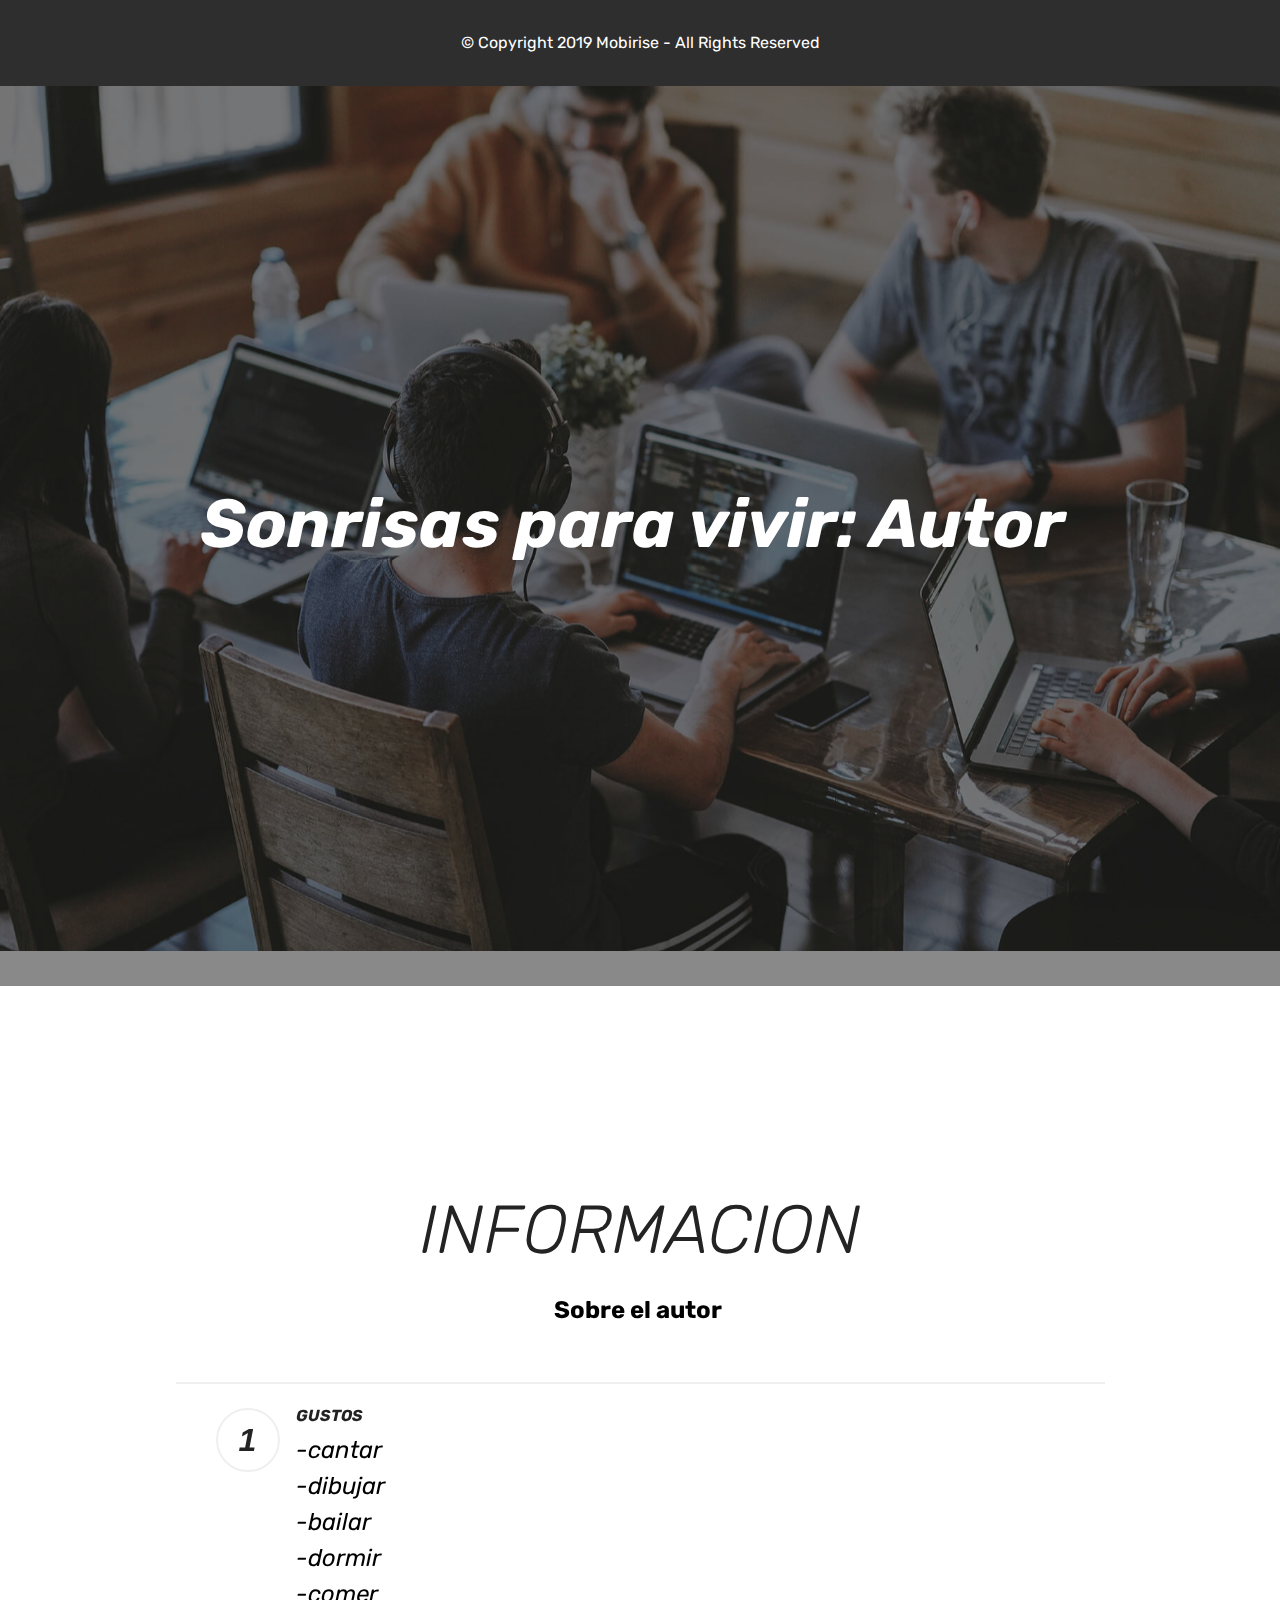
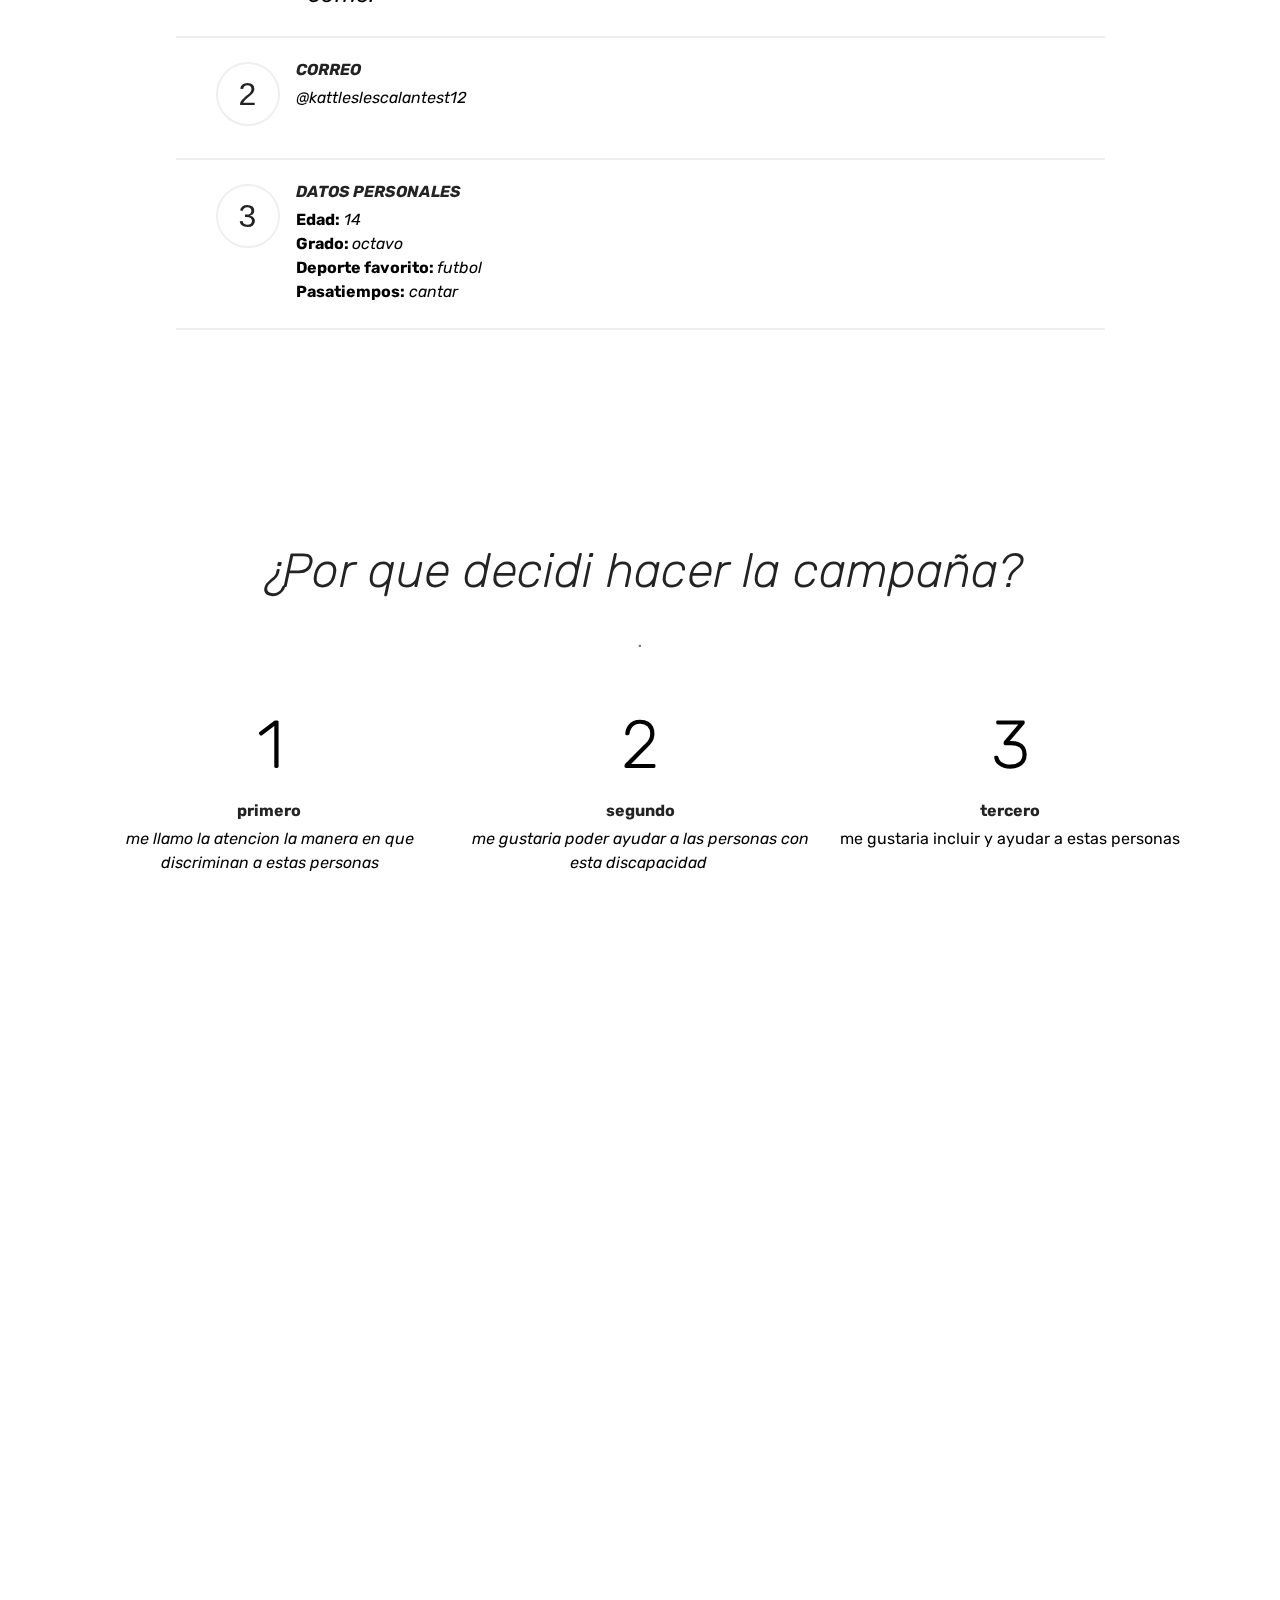
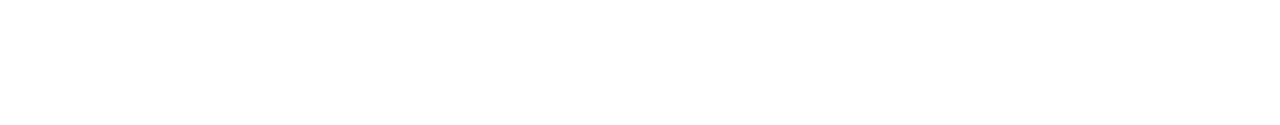
<file: autor.html>
<!DOCTYPE html>
<html >
<head>
  <!-- Site made with Mobirise Website Builder v4.9.1, https://mobirise.com -->
  <meta charset="UTF-8">
  <meta http-equiv="X-UA-Compatible" content="IE=edge">
  <meta name="generator" content="Mobirise v4.9.1, mobirise.com">
  <meta name="viewport" content="width=device-width, initial-scale=1, minimum-scale=1">
  <link rel="shortcut icon" href="assets/images/logo2.png" type="image/x-icon">
  <meta name="description" content="sobre el autor de la pagina">
  <title>autor</title>
  <link rel="stylesheet" href="assets/web/assets/mobirise-icons/mobirise-icons.css">
  <link rel="stylesheet" href="assets/tether/tether.min.css">
  <link rel="stylesheet" href="assets/bootstrap/css/bootstrap.min.css">
  <link rel="stylesheet" href="assets/bootstrap/css/bootstrap-grid.min.css">
  <link rel="stylesheet" href="assets/bootstrap/css/bootstrap-reboot.min.css">
  <link rel="stylesheet" href="assets/theme/css/style.css">
  <link rel="stylesheet" href="assets/mobirise/css/mbr-additional.css" type="text/css">
  
  
  
</head>
<body>
  <section once="" class="cid-riaQ2SMQdi" id="footer6-m">

    

    

    <div class="container">
        <div class="media-container-row align-center mbr-white">
            <div class="col-12">
                <p class="mbr-text mb-0 mbr-fonts-style display-7">
                    © Copyright 2019 Mobirise - All Rights Reserved
                </p>
            </div>
        </div>
    </div>
</section>

<section class="engine"><a href="https://mobirise.info">Mobirise</a></section><section class="cid-riPHK9Zws2 mbr-fullscreen mbr-parallax-background" id="header2-o">

    

    <div class="mbr-overlay" style="opacity: 0.5; background-color: rgb(35, 35, 35);"></div>

    <div class="container align-center">
        <div class="row justify-content-md-center">
            <div class="mbr-white col-md-10">
                <h1 class="mbr-section-title mbr-bold pb-3 mbr-fonts-style display-1"><em>Sonrisas para vivir: Autor</em>&nbsp;</h1>
                
                
                
            </div>
        </div>
    </div>
    
</section>

<section class="counters5 counters cid-riPIbPuezK" id="counters5-q">

    

    

    <div class="container pt-4 mt-2">
        <h2 class="mbr-section-title pb-3 align-center mbr-fonts-style display-1"><br><em>INFORMACION</em></h2>
        <h3 class="mbr-section-subtitle pb-5 align-center mbr-fonts-style display-5"><strong>Sobre el autor&nbsp;</strong></h3>
        <div class="row justify-content-center">
            <div class="cards-block">
                <div class="cards-container">
                    <div class="card px-3 align-left col-12">
                        <div class="panel-item p-4 d-flex">
                            <div class="card-img pr-3">
                                <h3 class="img-text d-flex align-items-center justify-content-center"><em><strong>
                                    1
                                </strong></em></h3>
                            </div>
                            <div class="card-text">
                                <h4 class="mbr-content-title mbr-bold mbr-fonts-style display-7"><em>GUSTOS&nbsp;</em></h4>
                                <p class="mbr-content-text mbr-fonts-style display-5"><em>-cantar<br>-dibujar<br>-bailar<br>-dormir<br>-comer</em></p>
                            </div>
                        </div>
                    </div>
                    <div class="card px-3 align-left col-12">
                        <div class="panel-item p-4 d-flex">
                            <div class="card-img pr-3">
                                <h3 class="img-text d-flex align-items-center justify-content-center">
                                    2
                                </h3>
                            </div>
                            <div class="card-text">
                                <h4 class="mbr-content-title mbr-bold mbr-fonts-style display-7"><em>CORREO&nbsp;</em></h4>
                                <p class="mbr-content-text mbr-fonts-style display-7"><em>@kattleslescalantest12</em></p>
                            </div>
                        </div>
                    </div>
                    <div class="card px-3 align-left col-12">
                        <div class="panel-item p-4 d-flex">
                            <div class="card-img pr-3">
                                <h3 class="img-text d-flex align-items-center justify-content-center">
                                    3
                                </h3>
                            </div>
                            <div class="card-text">
                                <h4 class="mbr-content-title mbr-bold mbr-fonts-style display-7"><em>DATOS PERSONALES</em></h4>
                                <p class="mbr-content-text mbr-fonts-style display-7"><strong>Edad:</strong> <em>14&nbsp;</em><br><strong>Grado: </strong><em>octavo</em><br><strong>Deporte favorito: </strong><em>futbol</em>&nbsp;<br><strong>Pasatiempos:</strong> <em>cantar&nbsp;</em></p>
                            </div>
                        </div>
                    </div>
                    
                </div>
            </div>
        </div>
    </div>
</section>

<section class="counters6 counters cid-riPJUVaMyn" id="counters6-r">

    

    

    <div class="container pt-4 mt-2">
        <h2 class="mbr-section-title pb-3 align-center mbr-fonts-style display-2"><em>¿Por que decidi hacer la campaña?</em></h2>
        <h3 class="mbr-section-subtitle pb-5 align-center mbr-fonts-style display-5">.</h3>
        <div>
                <div class="cards-container">
                    <div class="card col-12 col-md-6 col-lg-4 pb-md-4">
                        <div class="panel-item align-center">
                            <div class="card-img pb-3">
                                <h3 class="img-text mbr-fonts-style display-1">1</h3>
                            </div>
                            <div class="card-text">
                                <h4 class="mbr-content-title mbr-bold mbr-fonts-style display-7">primero&nbsp;</h4>
                                <p class="mbr-content-text mbr-fonts-style display-7"><em>me llamo la atencion la manera en que discriminan a estas personas</em></p>
                            </div>
                        </div>
                    </div>
                    <div class="card col-12 col-md-6 col-lg-4 pb-md-4">
                        <div class="panel-item align-center">
                            <div class="card-img pb-3">
                                <h3 class="img-text mbr-fonts-style display-1">2</h3>
                            </div>
                            <div class="card-text">
                                <h4 class="mbr-content-title mbr-bold mbr-fonts-style display-7">segundo</h4>
                                <p class="mbr-content-text mbr-fonts-style display-7"><em>me gustaria poder ayudar a las personas con esta discapacidad&nbsp;</em></p>
                            </div>
                        </div>
                    </div>
                    <div class="card col-12 col-md-6 col-lg-4 last-child">
                        <div class="panel-item align-center">
                            <div class="card-img pb-3">
                                <h3 class="img-text mbr-fonts-style display-1">3</h3>
                            </div>
                            <div class="card-text">
                                <h4 class="mbr-content-title mbr-bold mbr-fonts-style display-7">tercero</h4>
                                <p class="mbr-content-text mbr-fonts-style display-7">me gustaria incluir y ayudar a estas personas</p>
                            </div>
                        </div>
                    </div>
                    
                </div>
            </div>
    </div>
</section>

<section class="cid-rkOzXp6QKq" id="video2-1n">

    
    
    <figure class="mbr-figure align-center">
        <div class="video-block" style="width: 100%;">
            <div><iframe class="mbr-embedded-video" src="https://www.youtube.com/embed/8zrdPHEQ3d0?rel=0&amp;amp;showinfo=0&amp;autoplay=1&amp;loop=0" width="1280" height="720" frameborder="0" allowfullscreen></iframe></div>
        </div>
    </figure>
</section>


  <script src="assets/web/assets/jquery/jquery.min.js"></script>
  <script src="assets/popper/popper.min.js"></script>
  <script src="assets/tether/tether.min.js"></script>
  <script src="assets/bootstrap/js/bootstrap.min.js"></script>
  <script src="assets/smoothscroll/smooth-scroll.js"></script>
  <script src="assets/parallax/jarallax.min.js"></script>
  <script src="assets/viewportchecker/jquery.viewportchecker.js"></script>
  <script src="assets/theme/js/script.js"></script>
  
  
</body>
</html>
</file>
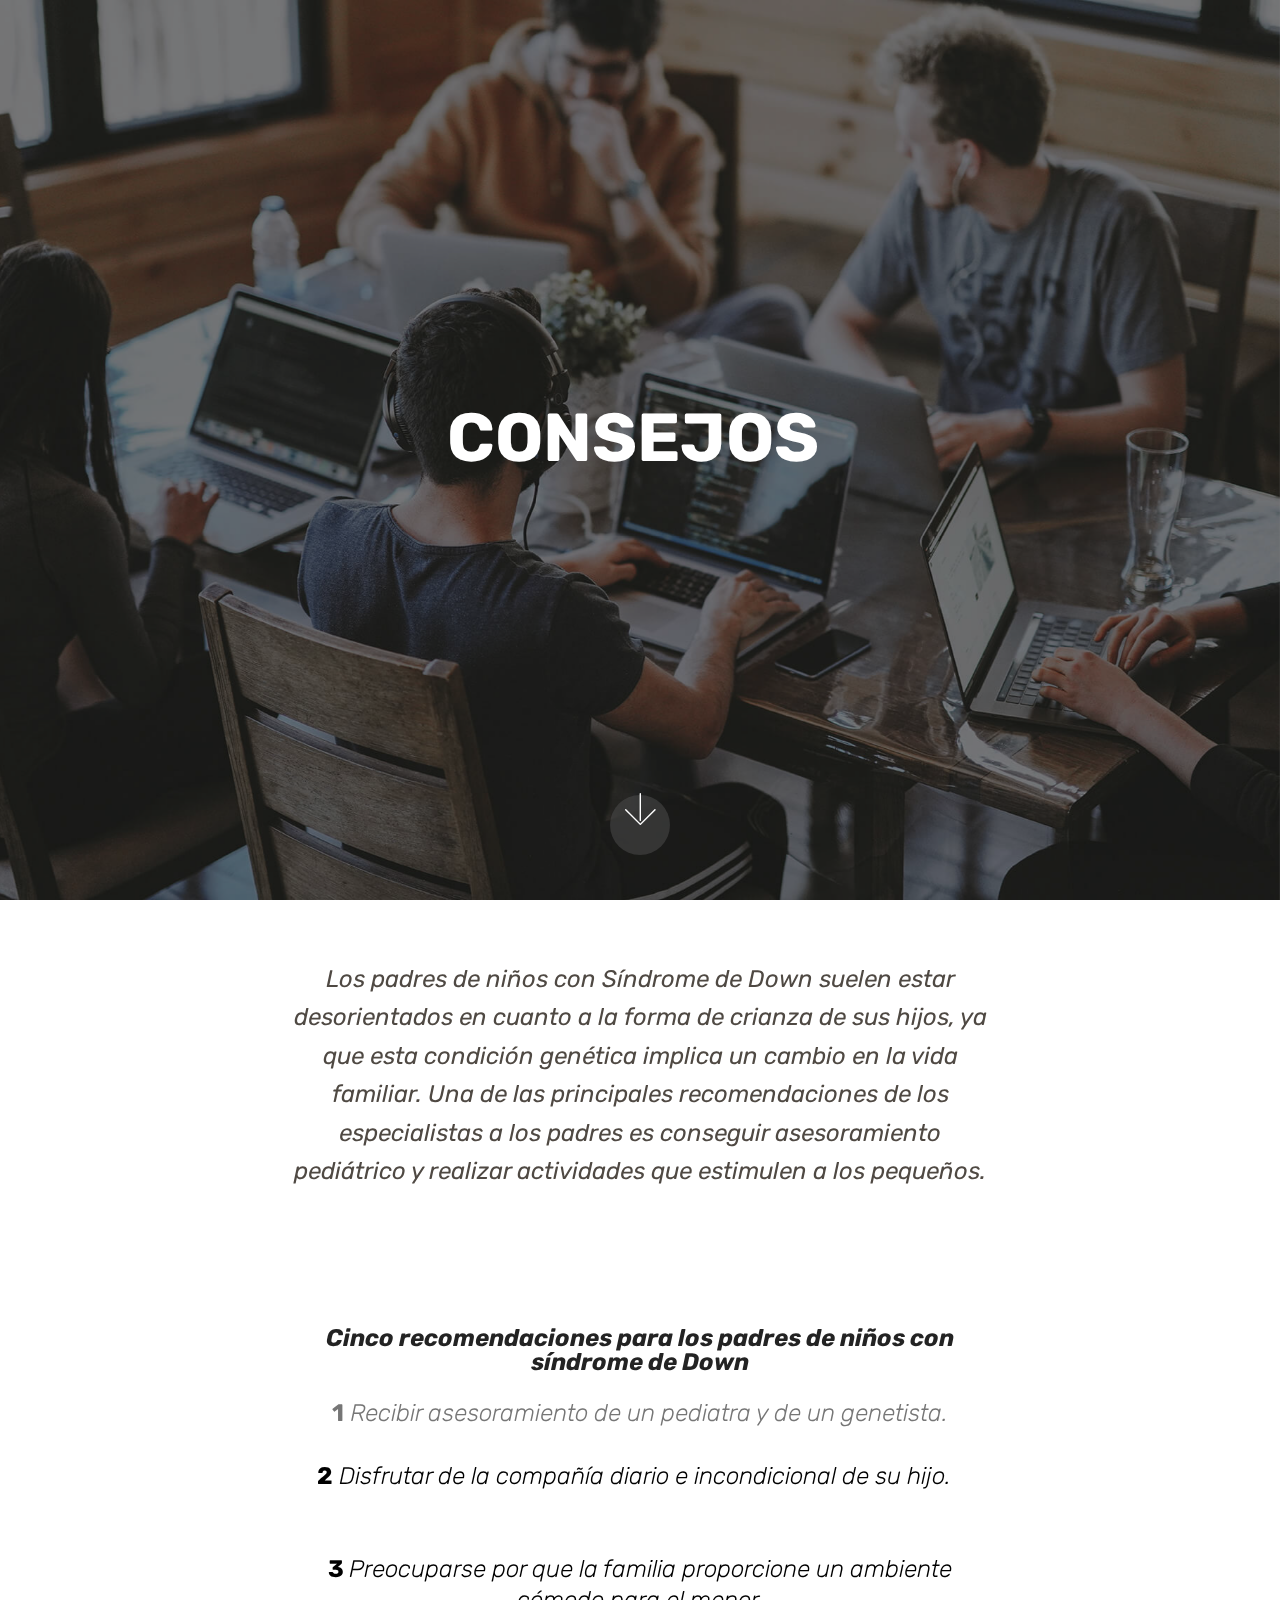
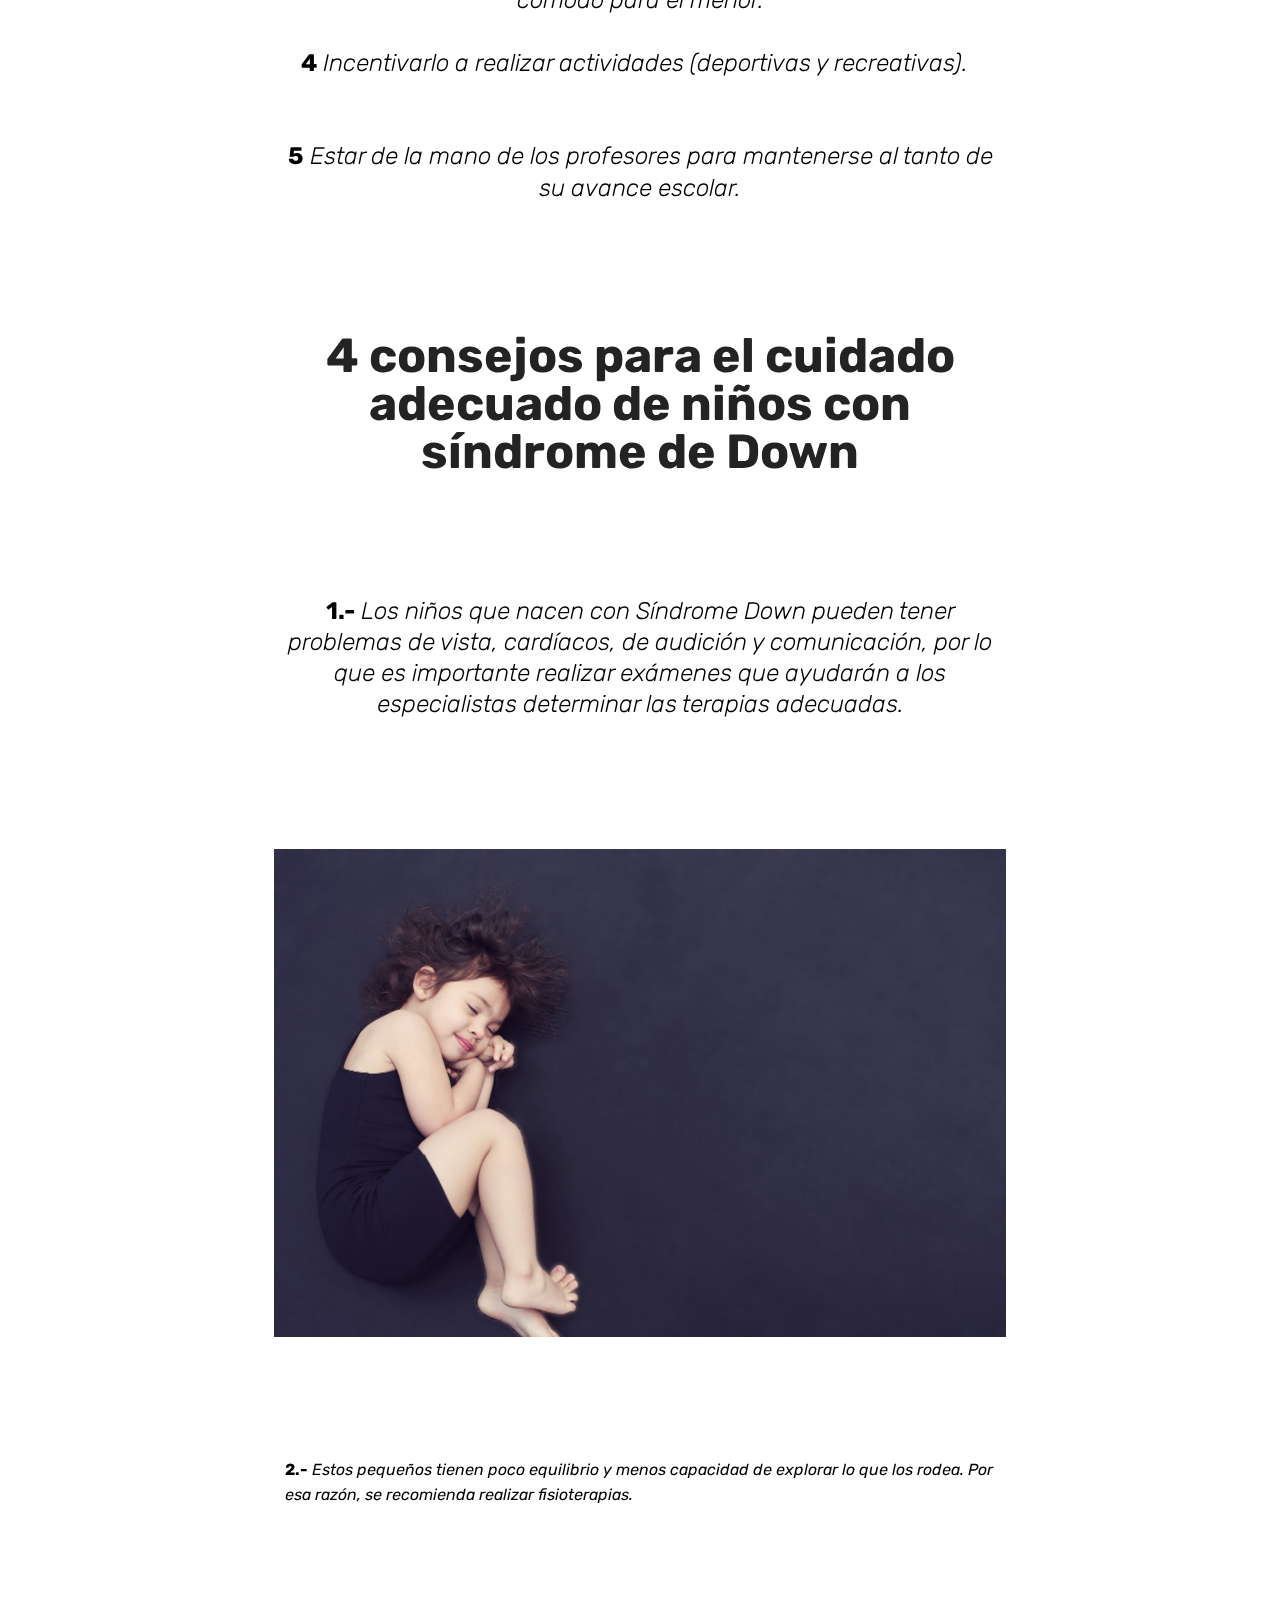
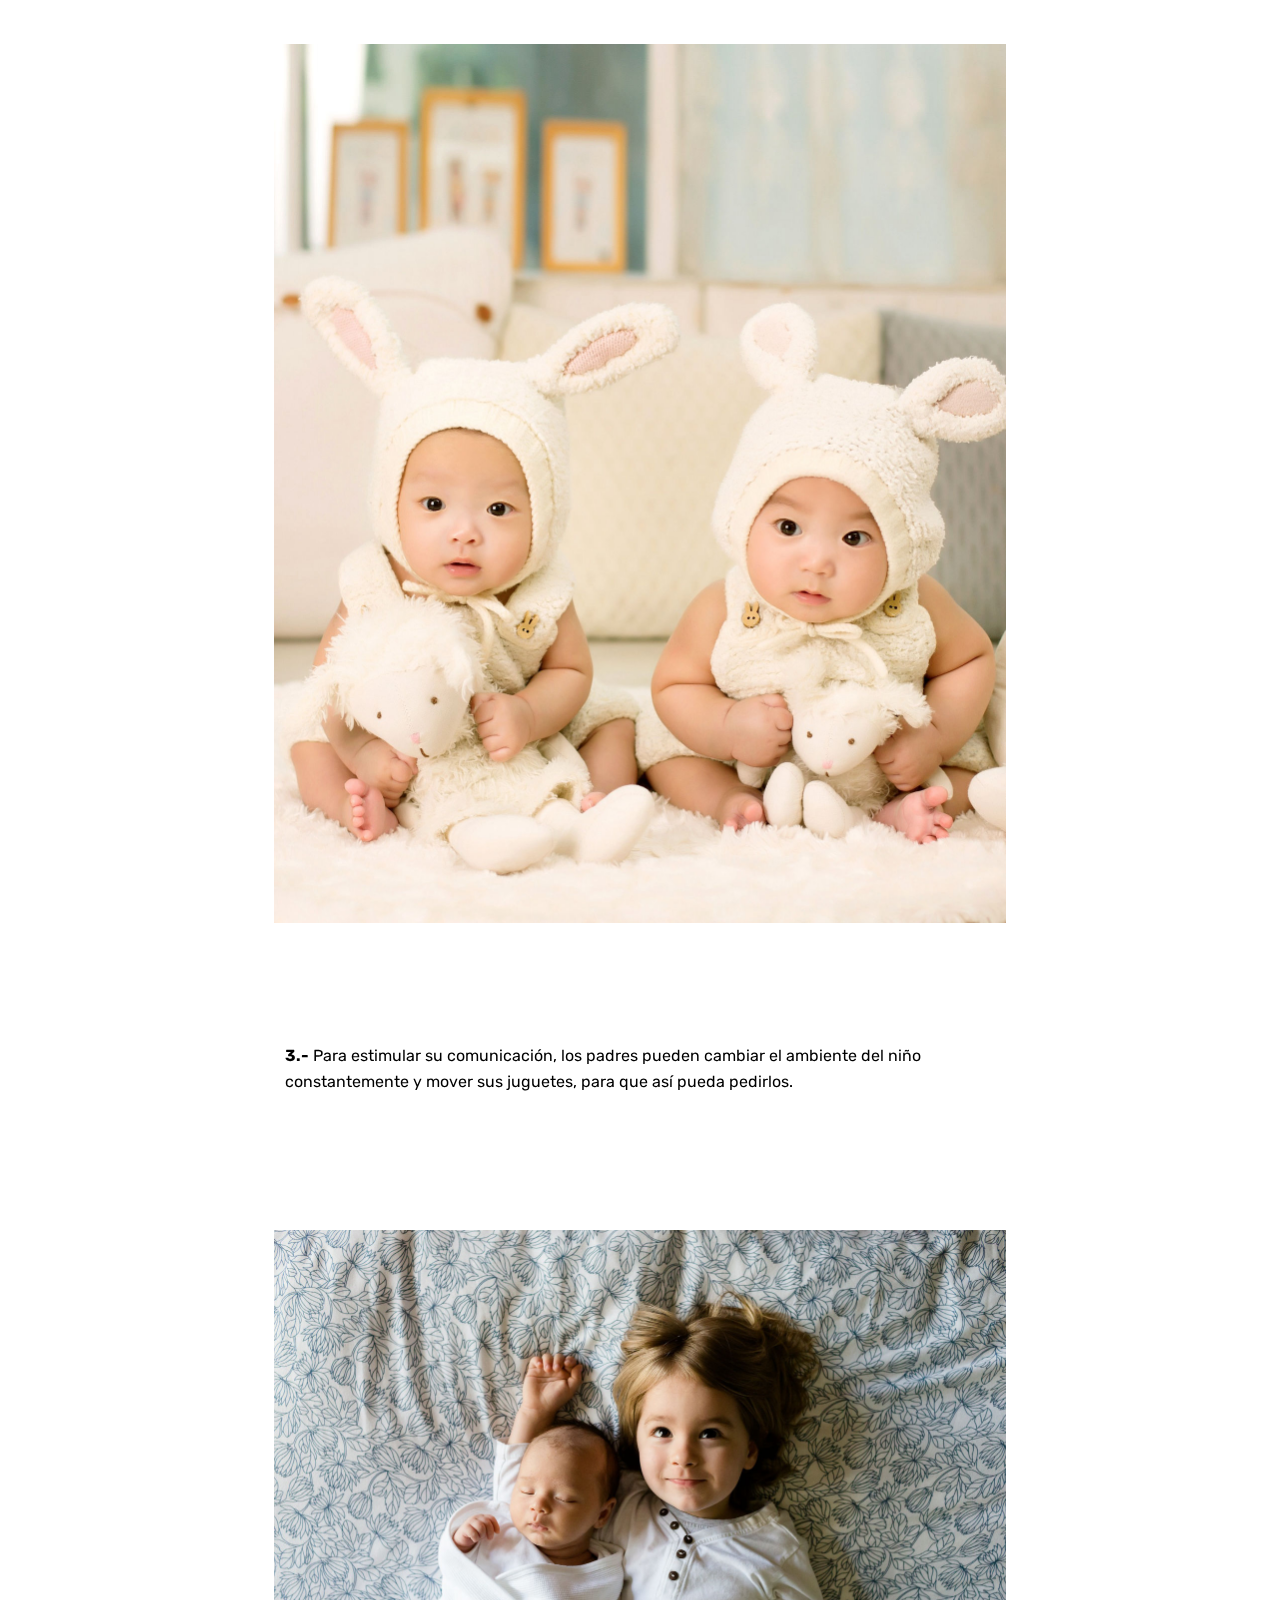
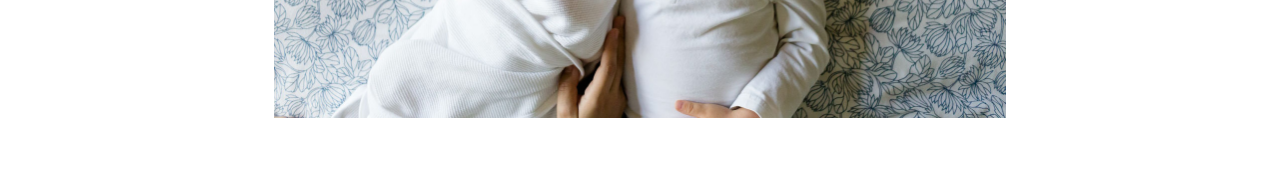
<file: page4.html>
<!DOCTYPE html>
<html >
<head>
  <!-- Site made with Mobirise Website Builder v4.9.1, https://mobirise.com -->
  <meta charset="UTF-8">
  <meta http-equiv="X-UA-Compatible" content="IE=edge">
  <meta name="generator" content="Mobirise v4.9.1, mobirise.com">
  <meta name="viewport" content="width=device-width, initial-scale=1, minimum-scale=1">
  <link rel="shortcut icon" href="assets/images/logo2.png" type="image/x-icon">
  <meta name="description" content="Site Generator Description">
  <title>consejos</title>
  <link rel="stylesheet" href="assets/web/assets/mobirise-icons/mobirise-icons.css">
  <link rel="stylesheet" href="assets/tether/tether.min.css">
  <link rel="stylesheet" href="assets/bootstrap/css/bootstrap.min.css">
  <link rel="stylesheet" href="assets/bootstrap/css/bootstrap-grid.min.css">
  <link rel="stylesheet" href="assets/bootstrap/css/bootstrap-reboot.min.css">
  <link rel="stylesheet" href="assets/theme/css/style.css">
  <link rel="stylesheet" href="assets/mobirise/css/mbr-additional.css" type="text/css">
  
  
  
</head>
<body>
  <section class="cid-rjoIqJhxwr mbr-fullscreen mbr-parallax-background" id="header2-z">

    

    <div class="mbr-overlay" style="opacity: 0.5; background-color: rgb(35, 35, 35);"></div>

    <div class="container align-center">
        <div class="row justify-content-md-center">
            <div class="mbr-white col-md-10">
                <h1 class="mbr-section-title mbr-bold pb-3 mbr-fonts-style display-1">CONSEJOS&nbsp;</h1>
                
                
                
            </div>
        </div>
    </div>
    <div class="mbr-arrow hidden-sm-down" aria-hidden="true">
        <a href="#next">
            <i class="mbri-down mbr-iconfont"></i>
        </a>
    </div>
</section>

<section class="engine"><a href="https://mobirise.info/k">develop own website</a></section><section class="mbr-section article content1 cid-rk3xOpgDZA" id="content1-10">
    
     

    <div class="container">
        <div class="media-container-row">
            <div class="mbr-text col-12 mbr-fonts-style display-5 col-md-8"><p><em>Los padres de niños con Síndrome de Down suelen estar desorientados en cuanto a la forma de crianza de sus hijos, ya que esta condición genética implica un cambio en la vida familiar. Una de las principales recomendaciones de los especialistas a los padres es conseguir asesoramiento pediátrico y realizar actividades que estimulen a los pequeños.</em></p></div>
        </div>
    </div>
</section>

<section class="mbr-section content4 cid-rk3ysq1RDA" id="content4-11">

    

    <div class="container">
        <div class="media-container-row">
            <div class="title col-12 col-md-8">
                <h2 class="align-center pb-3 mbr-fonts-style display-5"><strong><em>Cinco recomendaciones para los padres de niños con síndrome de Down</em></strong></h2>
                <h3 class="mbr-section-subtitle align-center mbr-light mbr-fonts-style display-5"><strong>1</strong><em> Recibir asesoramiento de un pediatra y de un genetista.
</em><br><em><br></em><div><strong>2</strong><em> Disfrutar de la compañía diario e incondicional de su hijo.
&nbsp;</em></div><br><div><em><br></em></div><div><strong>3 </strong><em>Preocuparse por que la familia proporcione un ambiente cómodo para el menor.</em></div><br><div><em>
</em></div><div><strong>4</strong><em> Incentivarlo a realizar actividades (deportivas y recreativas).
&nbsp;</em></div><br><div><em><br></em></div><div><strong>5</strong><em> Estar de la mano de los profesores para mantenerse al tanto de su avance escolar.</em></div></h3>
                
            </div>
        </div>
    </div>
</section>

<section class="mbr-section content4 cid-rk3zZz6PMf" id="content4-13">

    

    <div class="container">
        <div class="media-container-row">
            <div class="title col-12 col-md-8">
                <h2 class="align-center pb-3 mbr-fonts-style display-2"><strong>4 consejos para el cuidado adecuado de niños con síndrome de Down
</strong><div><strong>&nbsp;
</strong></div><div><br></div></h2>
                <h3 class="mbr-section-subtitle align-center mbr-light mbr-fonts-style display-5"><strong>1.-</strong> <em>Los niños que nacen con Síndrome Down pueden tener problemas de vista, cardíacos, de audición y comunicación, por lo que es importante realizar exámenes que ayudarán a los especialistas determinar las terapias adecuadas.</em></h3>
                
            </div>
        </div>
    </div>
</section>

<section class="cid-rk3BhDi4ny" id="image1-15">

    

    <figure class="mbr-figure container">
        <div class="image-block" style="width: 66%;">
            <img src="assets/images/mbr-1466x977.jpg" width="1400" alt="Mobirise" title="">
            
        </div>
    </figure>
</section>

<section class="mbr-section article content1 cid-rk3BtMTSUc" id="content1-16">
    
     

    <div class="container">
        <div class="media-container-row">
            <div class="mbr-text col-12 mbr-fonts-style display-7 col-md-8"><p><strong>2.-</strong><em> Estos pequeños tienen poco equilibrio y menos capacidad de explorar lo que los rodea. Por esa razón, se recomienda realizar fisioterapias.</em></p></div>
        </div>
    </div>
</section>

<section class="cid-rk3BQY4EPe" id="image1-18">

    

    <figure class="mbr-figure container">
        <div class="image-block" style="width: 66%;">
            <img src="assets/images/mbr-1466x1759.jpg" width="1400" alt="Mobirise" title="">
            
        </div>
    </figure>
</section>

<section class="mbr-section article content1 cid-rk3CXPjH3c" id="content1-19">
    
     

    <div class="container">
        <div class="media-container-row">
            <div class="mbr-text col-12 mbr-fonts-style display-7 col-md-8"><p><strong>3.-</strong> Para estimular su comunicación, los padres pueden cambiar el ambiente del niño constantemente y mover sus juguetes, para que así pueda pedirlos.</p></div>
        </div>
    </div>
</section>

<section class="cid-rk3DkAgv3V" id="image1-1a">

    

    <figure class="mbr-figure container">
        <div class="image-block" style="width: 66%;">
            <img src="assets/images/mbr-1-1466x977.jpg" width="1400" alt="Mobirise" title="">
            
        </div>
    </figure>
</section>


  <script src="assets/web/assets/jquery/jquery.min.js"></script>
  <script src="assets/popper/popper.min.js"></script>
  <script src="assets/tether/tether.min.js"></script>
  <script src="assets/bootstrap/js/bootstrap.min.js"></script>
  <script src="assets/smoothscroll/smooth-scroll.js"></script>
  <script src="assets/parallax/jarallax.min.js"></script>
  <script src="assets/theme/js/script.js"></script>
  
  
</body>
</html>
</file>
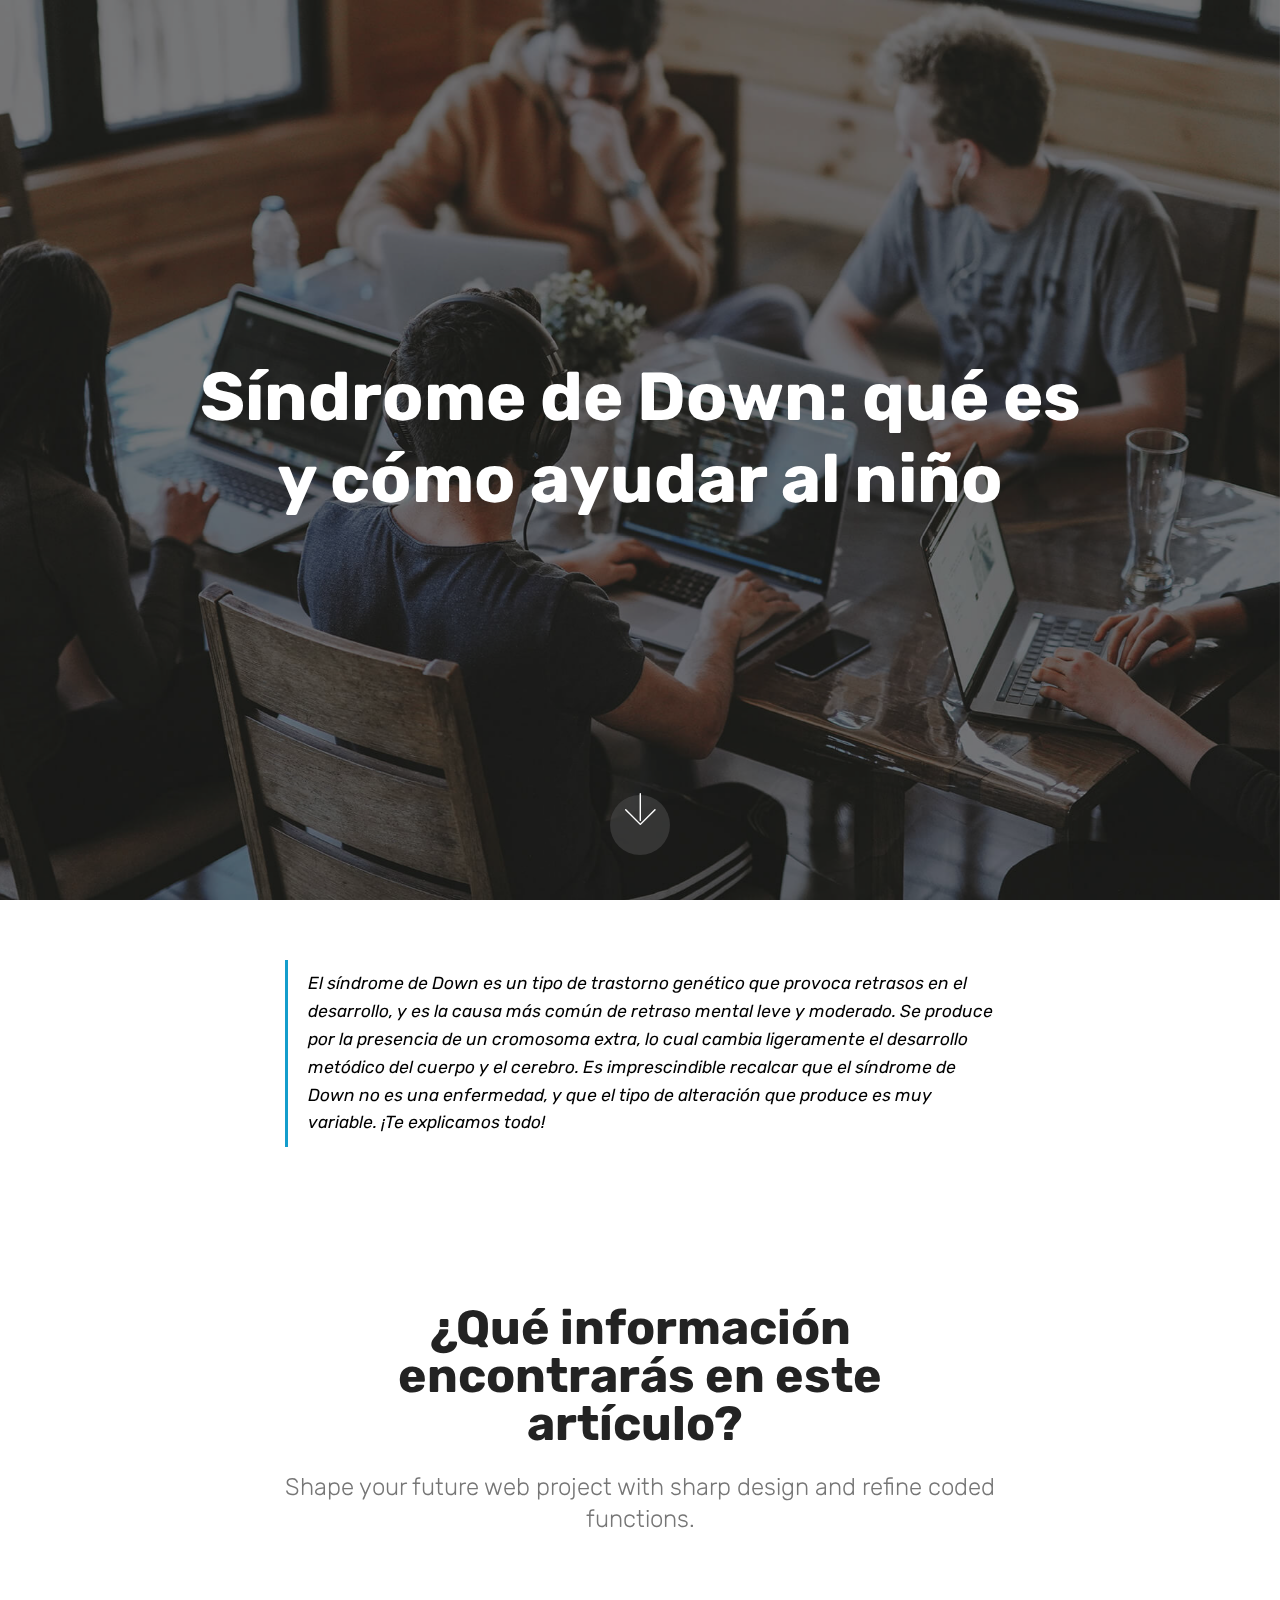
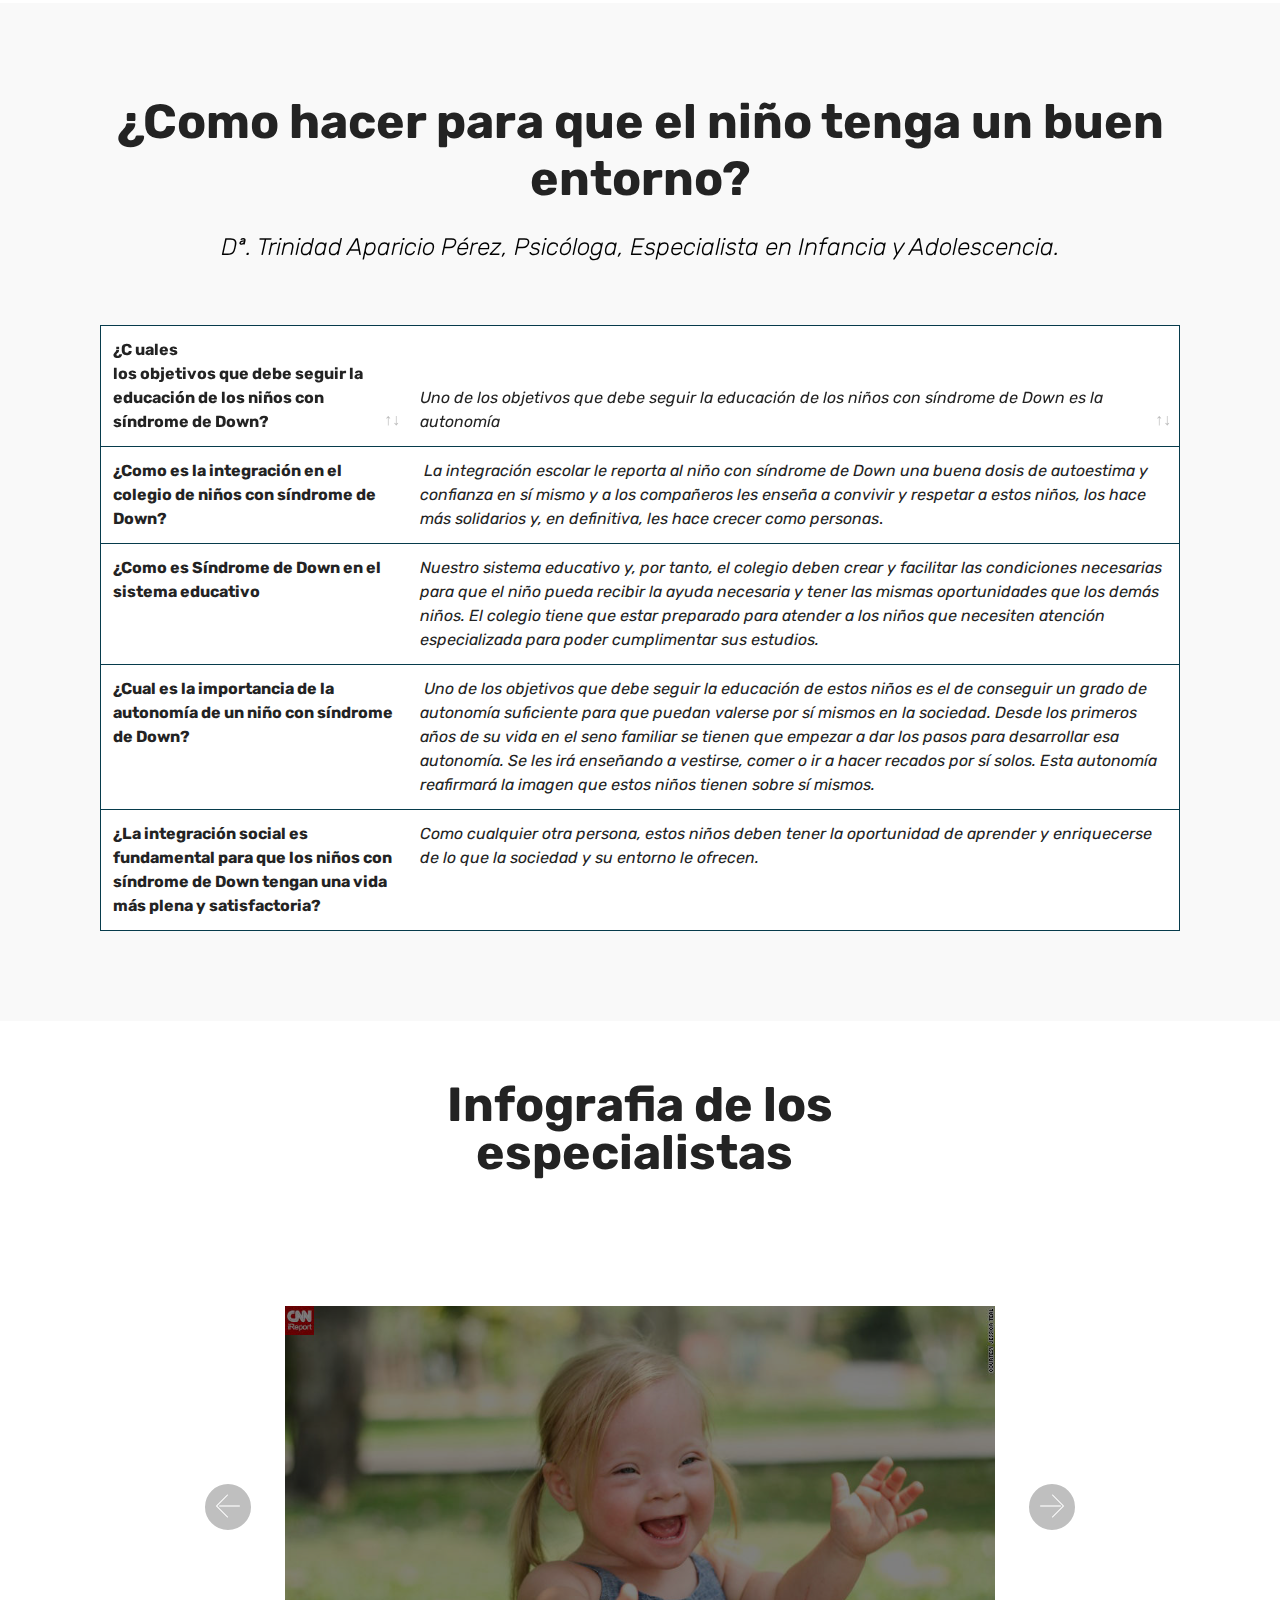
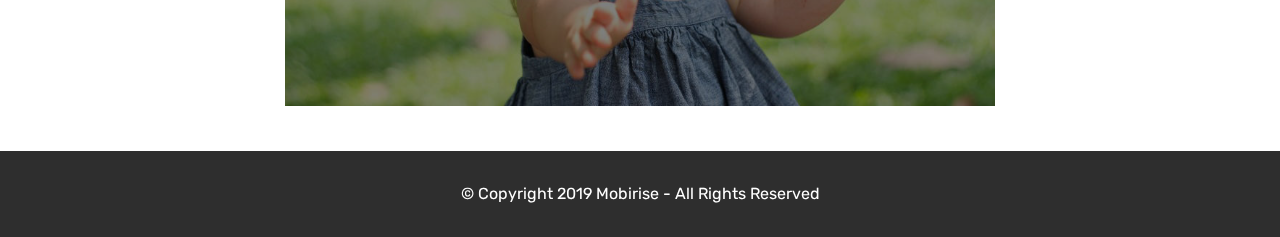
<file: page5.html>
<!DOCTYPE html>
<html >
<head>
  <!-- Site made with Mobirise Website Builder v4.9.1, https://mobirise.com -->
  <meta charset="UTF-8">
  <meta http-equiv="X-UA-Compatible" content="IE=edge">
  <meta name="generator" content="Mobirise v4.9.1, mobirise.com">
  <meta name="viewport" content="width=device-width, initial-scale=1, minimum-scale=1">
  <link rel="shortcut icon" href="assets/images/logo2.png" type="image/x-icon">
  <meta name="description" content="Web Page Creator Description">
  <title>opinion de los expertos&nbsp;</title>
  <link rel="stylesheet" href="assets/web/assets/mobirise-icons/mobirise-icons.css">
  <link rel="stylesheet" href="assets/tether/tether.min.css">
  <link rel="stylesheet" href="assets/bootstrap/css/bootstrap.min.css">
  <link rel="stylesheet" href="assets/bootstrap/css/bootstrap-grid.min.css">
  <link rel="stylesheet" href="assets/bootstrap/css/bootstrap-reboot.min.css">
  <link rel="stylesheet" href="assets/datatables/data-tables.bootstrap4.min.css">
  <link rel="stylesheet" href="assets/theme/css/style.css">
  <link rel="stylesheet" href="assets/mobirise/css/mbr-additional.css" type="text/css">
  
  
  
</head>
<body>
  <section class="cid-rk3EJYKBXy mbr-fullscreen mbr-parallax-background" id="header2-1c">

    

    <div class="mbr-overlay" style="opacity: 0.5; background-color: rgb(35, 35, 35);"></div>

    <div class="container align-center">
        <div class="row justify-content-md-center">
            <div class="mbr-white col-md-10">
                <h1 class="mbr-section-title mbr-bold pb-3 mbr-fonts-style display-1">Síndrome de Down: qué es y cómo ayudar al niño</h1>
                
                
                
            </div>
        </div>
    </div>
    <div class="mbr-arrow hidden-sm-down" aria-hidden="true">
        <a href="#next">
            <i class="mbri-down mbr-iconfont"></i>
        </a>
    </div>
</section>

<section class="engine"><a href="https://mobirise.info/x">free css templates</a></section><section class="mbr-section article content1 cid-rk9DQCfsvr" id="content2-1f">

     

    <div class="container">
        <div class="media-container-row">
            <div class="mbr-text col-12 col-md-8 mbr-fonts-style display-5">
                <blockquote>El síndrome de Down es un tipo de trastorno genético que provoca retrasos en el desarrollo, y es la causa más común de retraso mental leve y moderado. Se produce por la presencia de un cromosoma extra, lo cual cambia ligeramente el desarrollo metódico del cuerpo y el cerebro. Es imprescindible recalcar que el síndrome de Down no es una enfermedad, y que el tipo de alteración que produce es muy variable. ¡Te explicamos todo!</blockquote>
            </div>
        </div>
    </div>
</section>

<section class="mbr-section content4 cid-rk9EqnGqpb" id="content4-1h">

    

    <div class="container">
        <div class="media-container-row">
            <div class="title col-12 col-md-8">
                <h2 class="align-center pb-3 mbr-fonts-style display-2"><strong>¿Qué información encontrarás en este artículo?&nbsp;</strong></h2>
                <h3 class="mbr-section-subtitle align-center mbr-light mbr-fonts-style display-5">
                    Shape your future web project with sharp design and refine coded functions.
                </h3>
                
            </div>
        </div>
    </div>
</section>

<section class="section-table cid-rkIrXmmbBd" id="table1-1j">

  
  
  <div class="container container-table">
      <h2 class="mbr-section-title mbr-fonts-style align-center pb-3 display-2"><strong>¿Como hacer para que el niño tenga un buen entorno?</strong></h2>
      <h3 class="mbr-section-subtitle mbr-fonts-style align-center pb-5 mbr-light display-5"><em>Dª. Trinidad Aparicio Pérez, Psicóloga, Especialista en Infancia y Adolescencia.</em></h3>
      <div class="table-wrapper">
        <div class="container">
          
        </div>

        <div class="container scroll">
          <table class="table" cellspacing="0">
            <thead>
              <tr class="table-heads ">
                  
                  
                  
                  
              <th class="head-item mbr-fonts-style display-7">¿C uales <br>los objetivos que debe seguir la educación de los niños con síndrome de Down?<br></th><th class="head-item mbr-fonts-style display-7"><span style="font-weight: normal;"><em>Uno de los objetivos que debe seguir la educación de los niños con síndrome de Down es la autonomía</em></span></th></tr>
            </thead>

            <tbody>
              
              
              
              
            <tr> 
                
                
                
                
              <td class="body-item mbr-fonts-style display-7"><strong>¿Como es la integración en el colegio de niños con síndrome de Down?</strong></td><td class="body-item mbr-fonts-style display-7">&nbsp;<em>La integración escolar le reporta al niño con síndrome de Down una buena dosis de autoestima y confianza en sí mismo y a los compañeros les enseña a convivir y respetar a estos niños, los hace más solidarios y, en definitiva, les hace crecer como personas</em>.</td></tr><tr>
                
                
                
                
              <td class="body-item mbr-fonts-style display-7"><strong>¿Como es Síndrome de Down en el sistema educativo</strong></td><td class="body-item mbr-fonts-style display-7"><em>Nuestro sistema educativo y, por tanto, el colegio deben crear y facilitar las condiciones necesarias para que el niño pueda recibir la ayuda necesaria y tener las mismas oportunidades que los demás niños. El colegio tiene que estar preparado para atender a los niños que necesiten atención especializada para poder cumplimentar sus estudios.</em></td></tr><tr>
                
                
                
                
              <td class="body-item mbr-fonts-style display-7"><strong>¿Cual es la importancia de la autonomía de un niño con síndrome de Down?</strong></td><td class="body-item mbr-fonts-style display-7"><em>&nbsp;Uno de los objetivos que debe seguir la educación de estos niños es el de conseguir un grado de autonomía suficiente para que puedan valerse por sí mismos en la sociedad. Desde los primeros años de su vida en el seno familiar se tienen que empezar a dar los pasos para desarrollar esa autonomía. Se les irá enseñando a vestirse, comer o ir a hacer recados por sí solos. Esta autonomía reafirmará la imagen que estos niños tienen sobre sí mismos.</em></td></tr><tr>
                
                
                
                
              <td class="body-item mbr-fonts-style display-7"><strong>¿La integración social es fundamental para que los niños con síndrome de Down tengan una vida más plena y satisfactoria?</strong></td><td class="body-item mbr-fonts-style display-7"><em>Como cualquier otra persona, estos niños deben tener la oportunidad de aprender y enriquecerse de lo que la sociedad y su entorno le ofrecen.</em></td></tr></tbody>
          </table>
        </div>
        <div class="container table-info-container">
          
        </div>
      </div>
    </div>
</section>

<section class="mbr-section content4 cid-rkIyKoa65k" id="content4-1k">

    

    <div class="container">
        <div class="media-container-row">
            <div class="title col-12 col-md-8">
                <h2 class="align-center pb-3 mbr-fonts-style display-2"><strong>Infografia de los especialistas</strong>&nbsp;</h2>
                
                
            </div>
        </div>
    </div>
</section>

<section class="carousel slide cid-rkIAH5n9cg" data-interval="false" id="slider2-1m">

    
    <div class="container content-slider">
        <div class="content-slider-wrap">
            <div><div class="mbr-slider slide carousel" data-pause="true" data-keyboard="false" data-ride="false" data-interval="false"><div class="carousel-inner" role="listbox"><div class="carousel-item slider-fullscreen-image" data-bg-video-slide="false" style="background-image: url(assets/images/downsyndrome-230x230.jpg);"><div class="container container-slide"><div class="image_wrapper"><div class="mbr-overlay"></div><img src="assets/images/downsyndrome-230x230.jpg"><div class="carousel-caption justify-content-center"><div class="col-10 align-center"></div></div></div></div></div><div class="carousel-item slider-fullscreen-image" data-bg-video-slide="false" style="background-image: url(assets/images/450-1000-450x415.jpg);"><div class="container container-slide"><div class="image_wrapper"><div class="mbr-overlay"></div><img src="assets/images/450-1000-450x415.jpg"><div class="carousel-caption justify-content-center"><div class="col-10 align-center"></div></div></div></div></div><div class="carousel-item slider-fullscreen-image active" data-bg-video-slide="false" style="background-image: url(assets/images/130624174851-clap2-horizontal-large-gallery-980x552.jpg);"><div class="container container-slide"><div class="image_wrapper"><div class="mbr-overlay"></div><img src="assets/images/130624174851-clap2-horizontal-large-gallery-980x552.jpg"><div class="carousel-caption justify-content-center"><div class="col-10 align-center"></div></div></div></div></div></div><a data-app-prevent-settings="" class="carousel-control carousel-control-prev" role="button" data-slide="prev" href="#slider2-1m"><span aria-hidden="true" class="mbri-left mbr-iconfont"></span><span class="sr-only">Previous</span></a><a data-app-prevent-settings="" class="carousel-control carousel-control-next" role="button" data-slide="next" href="#slider2-1m"><span aria-hidden="true" class="mbri-right mbr-iconfont"></span><span class="sr-only">Next</span></a></div></div> 
        </div>
    </div>
</section>

<section once="" class="cid-rkIqvWWq9L" id="footer6-1i">

    

    

    <div class="container">
        <div class="media-container-row align-center mbr-white">
            <div class="col-12">
                <p class="mbr-text mb-0 mbr-fonts-style display-7">
                    © Copyright 2019 Mobirise - All Rights Reserved
                </p>
            </div>
        </div>
    </div>
</section>


  <script src="assets/web/assets/jquery/jquery.min.js"></script>
  <script src="assets/popper/popper.min.js"></script>
  <script src="assets/tether/tether.min.js"></script>
  <script src="assets/bootstrap/js/bootstrap.min.js"></script>
  <script src="assets/smoothscroll/smooth-scroll.js"></script>
  <script src="assets/parallax/jarallax.min.js"></script>
  <script src="assets/bootstrapcarouselswipe/bootstrap-carousel-swipe.js"></script>
  <script src="assets/ytplayer/jquery.mb.ytplayer.min.js"></script>
  <script src="assets/vimeoplayer/jquery.mb.vimeo_player.js"></script>
  <script src="assets/datatables/jquery.data-tables.min.js"></script>
  <script src="assets/datatables/data-tables.bootstrap4.min.js"></script>
  <script src="assets/theme/js/script.js"></script>
  <script src="assets/slidervideo/script.js"></script>
  
  
</body>
</html>
</file>
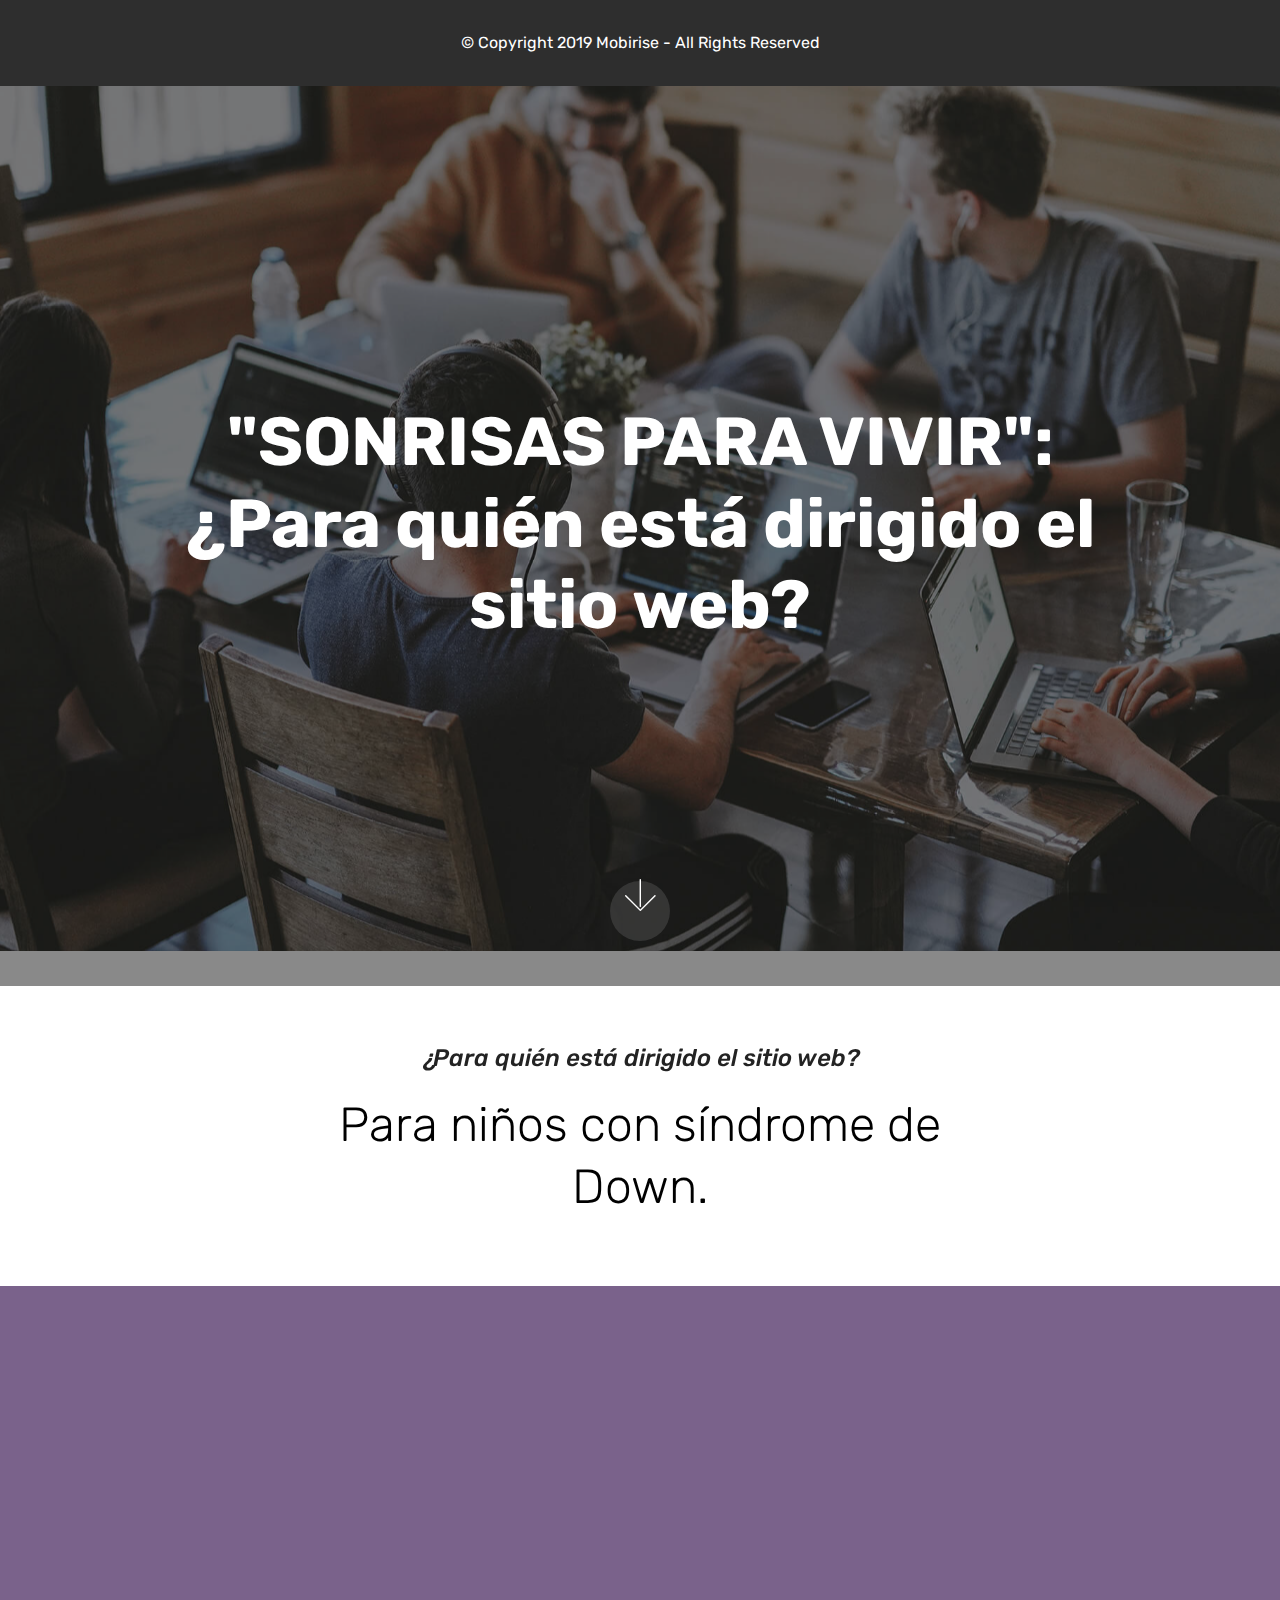
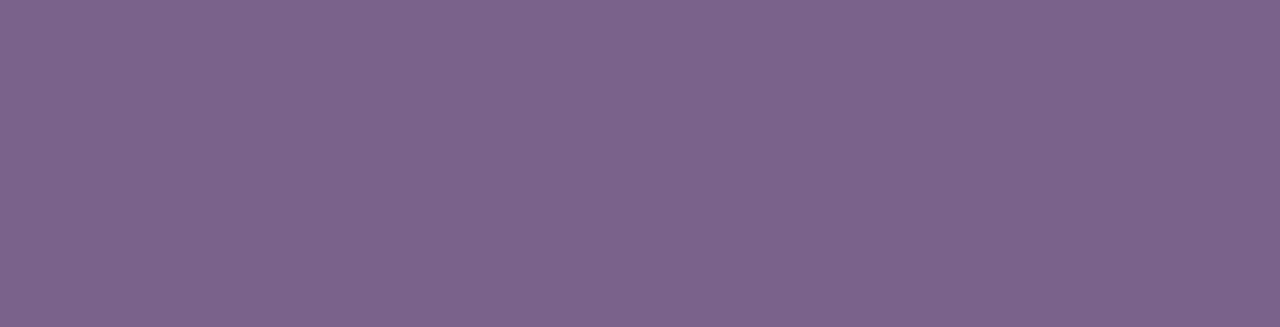
<file: ¿Para quién está dirigido el sitio web?.html>
<!DOCTYPE html>
<html >
<head>
  <!-- Site made with Mobirise Website Builder v4.9.1, https://mobirise.com -->
  <meta charset="UTF-8">
  <meta http-equiv="X-UA-Compatible" content="IE=edge">
  <meta name="generator" content="Mobirise v4.9.1, mobirise.com">
  <meta name="viewport" content="width=device-width, initial-scale=1, minimum-scale=1">
  <link rel="shortcut icon" href="assets/images/logo2.png" type="image/x-icon">
  <meta name="description" content=" Para niños con síndrome de Down ">
  <title>¿Para quién está dirigido el sitio web?</title>
  <link rel="stylesheet" href="assets/web/assets/mobirise-icons/mobirise-icons.css">
  <link rel="stylesheet" href="assets/tether/tether.min.css">
  <link rel="stylesheet" href="assets/bootstrap/css/bootstrap.min.css">
  <link rel="stylesheet" href="assets/bootstrap/css/bootstrap-grid.min.css">
  <link rel="stylesheet" href="assets/bootstrap/css/bootstrap-reboot.min.css">
  <link rel="stylesheet" href="assets/theme/css/style.css">
  <link rel="stylesheet" href="assets/mobirise/css/mbr-additional.css" type="text/css">
  
  
  
</head>
<body>
  <section once="" class="cid-riaQ2SMQdi" id="footer6-e">

    

    

    <div class="container">
        <div class="media-container-row align-center mbr-white">
            <div class="col-12">
                <p class="mbr-text mb-0 mbr-fonts-style display-7">
                    © Copyright 2019 Mobirise - All Rights Reserved
                </p>
            </div>
        </div>
    </div>
</section>

<section class="engine"><a href="https://mobirise.info/o">free portfolio web templates</a></section><section class="cid-riJIBGyzX3 mbr-fullscreen mbr-parallax-background" id="header2-g">

    

    <div class="mbr-overlay" style="opacity: 0.5; background-color: rgb(35, 35, 35);"></div>

    <div class="container align-center">
        <div class="row justify-content-md-center">
            <div class="mbr-white col-md-10">
                <h1 class="mbr-section-title mbr-bold pb-3 mbr-fonts-style display-1">"SONRISAS PARA VIVIR": ¿Para quién está dirigido el sitio web?</h1>
                
                
                
            </div>
        </div>
    </div>
    <div class="mbr-arrow hidden-sm-down" aria-hidden="true">
        <a href="#next">
            <i class="mbri-down mbr-iconfont"></i>
        </a>
    </div>
</section>

<section class="mbr-section content4 cid-riJJ4fVRVV" id="content4-i">

    

    <div class="container">
        <div class="media-container-row">
            <div class="title col-12 col-md-8">
                <h2 class="align-center pb-3 mbr-fonts-style display-5"><em>¿Para quién está dirigido el sitio web?</em></h2>
                <h3 class="mbr-section-subtitle align-center mbr-light mbr-fonts-style display-2">Para niños con síndrome de Down.</h3>
                
            </div>
        </div>
    </div>
</section>

<section class="cid-riJJP3hJp5" id="video2-k">

    
    
    <figure class="mbr-figure align-center container">
        <div class="video-block" style="width: 81%;">
            <div><iframe class="mbr-embedded-video" src="https://www.youtube.com/embed/JXuZZabG8fU?rel=0&amp;amp;showinfo=0&amp;autoplay=0&amp;loop=0" width="1280" height="720" frameborder="0" allowfullscreen></iframe></div>
        </div>
    </figure>
</section>


  <script src="assets/web/assets/jquery/jquery.min.js"></script>
  <script src="assets/popper/popper.min.js"></script>
  <script src="assets/tether/tether.min.js"></script>
  <script src="assets/bootstrap/js/bootstrap.min.js"></script>
  <script src="assets/smoothscroll/smooth-scroll.js"></script>
  <script src="assets/parallax/jarallax.min.js"></script>
  <script src="assets/theme/js/script.js"></script>
  
  
</body>
</html>
</file>
<file: assets/web/assets/mobirise-icons/mobirise-icons.css>
@font-face {
  font-family: 'MobiriseIcons';
  src:  url('mobirise-icons.eot?spat4u');
  src:  url('mobirise-icons.eot?spat4u#iefix') format('embedded-opentype'),
    url('mobirise-icons.ttf?spat4u') format('truetype'),
    url('mobirise-icons.woff?spat4u') format('woff'),
    url('mobirise-icons.svg?spat4u#MobiriseIcons') format('svg');
  font-weight: normal;
  font-style: normal;
}

[class^="mbri-"], [class*=" mbri-"] {
  /* use !important to prevent issues with browser extensions that change fonts */
  font-family: MobiriseIcons !important;
  speak: none;
  font-style: normal;
  font-weight: normal;
  font-variant: normal;
  text-transform: none;
  line-height: 1;

  /* Better Font Rendering =========== */
  -webkit-font-smoothing: antialiased;
  -moz-osx-font-smoothing: grayscale;
}

.mbri-add-submenu:before {
  content: "\e900";
}
.mbri-alert:before {
  content: "\e901";
}
.mbri-align-center:before {
  content: "\e902";
}
.mbri-align-justify:before {
  content: "\e903";
}
.mbri-align-left:before {
  content: "\e904";
}
.mbri-align-right:before {
  content: "\e905";
}
.mbri-android:before {
  content: "\e906";
}
.mbri-apple:before {
  content: "\e907";
}
.mbri-arrow-down:before {
  content: "\e908";
}
.mbri-arrow-next:before {
  content: "\e909";
}
.mbri-arrow-prev:before {
  content: "\e90a";
}
.mbri-arrow-up:before {
  content: "\e90b";
}
.mbri-bold:before {
  content: "\e90c";
}
.mbri-bookmark:before {
  content: "\e90d";
}
.mbri-bootstrap:before {
  content: "\e90e";
}
.mbri-briefcase:before {
  content: "\e90f";
}
.mbri-browse:before {
  content: "\e910";
}
.mbri-bulleted-list:before {
  content: "\e911";
}
.mbri-calendar:before {
  content: "\e912";
}
.mbri-camera:before {
  content: "\e913";
}
.mbri-cart-add:before {
  content: "\e914";
}
.mbri-cart-full:before {
  content: "\e915";
}
.mbri-cash:before {
  content: "\e916";
}
.mbri-change-style:before {
  content: "\e917";
}
.mbri-chat:before {
  content: "\e918";
}
.mbri-clock:before {
  content: "\e919";
}
.mbri-close:before {
  content: "\e91a";
}
.mbri-cloud:before {
  content: "\e91b";
}
.mbri-code:before {
  content: "\e91c";
}
.mbri-contact-form:before {
  content: "\e91d";
}
.mbri-credit-card:before {
  content: "\e91e";
}
.mbri-cursor-click:before {
  content: "\e91f";
}
.mbri-cust-feedback:before {
  content: "\e920";
}
.mbri-database:before {
  content: "\e921";
}
.mbri-delivery:before {
  content: "\e922";
}
.mbri-desktop:before {
  content: "\e923";
}
.mbri-devices:before {
  content: "\e924";
}
.mbri-down:before {
  content: "\e925";
}
.mbri-download:before {
  content: "\e989";
}
.mbri-drag-n-drop:before {
  content: "\e927";
}
.mbri-drag-n-drop2:before {
  content: "\e928";
}
.mbri-edit:before {
  content: "\e929";
}
.mbri-edit2:before {
  content: "\e92a";
}
.mbri-error:before {
  content: "\e92b";
}
.mbri-extension:before {
  content: "\e92c";
}
.mbri-features:before {
  content: "\e92d";
}
.mbri-file:before {
  content: "\e92e";
}
.mbri-flag:before {
  content: "\e92f";
}
.mbri-folder:before {
  content: "\e930";
}
.mbri-gift:before {
  content: "\e931";
}
.mbri-github:before {
  content: "\e932";
}
.mbri-globe:before {
  content: "\e933";
}
.mbri-globe-2:before {
  content: "\e934";
}
.mbri-growing-chart:before {
  content: "\e935";
}
.mbri-hearth:before {
  content: "\e936";
}
.mbri-help:before {
  content: "\e937";
}
.mbri-home:before {
  content: "\e938";
}
.mbri-hot-cup:before {
  content: "\e939";
}
.mbri-idea:before {
  content: "\e93a";
}
.mbri-image-gallery:before {
  content: "\e93b";
}
.mbri-image-slider:before {
  content: "\e93c";
}
.mbri-info:before {
  content: "\e93d";
}
.mbri-italic:before {
  content: "\e93e";
}
.mbri-key:before {
  content: "\e93f";
}
.mbri-laptop:before {
  content: "\e940";
}
.mbri-layers:before {
  content: "\e941";
}
.mbri-left-right:before {
  content: "\e942";
}
.mbri-left:before {
  content: "\e943";
}
.mbri-letter:before {
  content: "\e944";
}
.mbri-like:before {
  content: "\e945";
}
.mbri-link:before {
  content: "\e946";
}
.mbri-lock:before {
  content: "\e947";
}
.mbri-login:before {
  content: "\e948";
}
.mbri-logout:before {
  content: "\e949";
}
.mbri-magic-stick:before {
  content: "\e94a";
}
.mbri-map-pin:before {
  content: "\e94b";
}
.mbri-menu:before {
  content: "\e94c";
}
.mbri-mobile:before {
  content: "\e94d";
}
.mbri-mobile2:before {
  content: "\e94e";
}
.mbri-mobirise:before {
  content: "\e94f";
}
.mbri-more-horizontal:before {
  content: "\e950";
}
.mbri-more-vertical:before {
  content: "\e951";
}
.mbri-music:before {
  content: "\e952";
}
.mbri-new-file:before {
  content: "\e953";
}
.mbri-numbered-list:before {
  content: "\e954";
}
.mbri-opened-folder:before {
  content: "\e955";
}
.mbri-pages:before {
  content: "\e956";
}
.mbri-paper-plane:before {
  content: "\e957";
}
.mbri-paperclip:before {
  content: "\e958";
}
.mbri-photo:before {
  content: "\e959";
}
.mbri-photos:before {
  content: "\e95a";
}
.mbri-pin:before {
  content: "\e95b";
}
.mbri-play:before {
  content: "\e95c";
}
.mbri-plus:before {
  content: "\e95d";
}
.mbri-preview:before {
  content: "\e95e";
}
.mbri-print:before {
  content: "\e95f";
}
.mbri-protect:before {
  content: "\e960";
}
.mbri-question:before {
  content: "\e961";
}
.mbri-quote-left:before {
  content: "\e962";
}
.mbri-quote-right:before {
  content: "\e963";
}
.mbri-refresh:before {
  content: "\e964";
}
.mbri-responsive:before {
  content: "\e965";
}
.mbri-right:before {
  content: "\e966";
}
.mbri-rocket:before {
  content: "\e967";
}
.mbri-sad-face:before {
  content: "\e968";
}
.mbri-sale:before {
  content: "\e969";
}
.mbri-save:before {
  content: "\e96a";
}
.mbri-search:before {
  content: "\e96b";
}
.mbri-setting:before {
  content: "\e96c";
}
.mbri-setting2:before {
  content: "\e96d";
}
.mbri-setting3:before {
  content: "\e96e";
}
.mbri-share:before {
  content: "\e96f";
}
.mbri-shopping-bag:before {
  content: "\e970";
}
.mbri-shopping-basket:before {
  content: "\e971";
}
.mbri-shopping-cart:before {
  content: "\e972";
}
.mbri-sites:before {
  content: "\e973";
}
.mbri-smile-face:before {
  content: "\e974";
}
.mbri-speed:before {
  content: "\e975";
}
.mbri-star:before {
  content: "\e976";
}
.mbri-success:before {
  content: "\e977";
}
.mbri-sun:before {
  content: "\e978";
}
.mbri-sun2:before {
  content: "\e979";
}
.mbri-tablet:before {
  content: "\e97a";
}
.mbri-tablet-vertical:before {
  content: "\e97b";
}
.mbri-target:before {
  content: "\e97c";
}
.mbri-timer:before {
  content: "\e97d";
}
.mbri-to-ftp:before {
  content: "\e97e";
}
.mbri-to-local-drive:before {
  content: "\e97f";
}
.mbri-touch-swipe:before {
  content: "\e980";
}
.mbri-touch:before {
  content: "\e981";
}
.mbri-trash:before {
  content: "\e982";
}
.mbri-underline:before {
  content: "\e983";
}
.mbri-unlink:before {
  content: "\e984";
}
.mbri-unlock:before {
  content: "\e985";
}
.mbri-up-down:before {
  content: "\e986";
}
.mbri-up:before {
  content: "\e987";
}
.mbri-update:before {
  content: "\e988";
}
.mbri-upload:before {
 content: "\e926"; 
}
.mbri-user:before {
  content: "\e98a";
}
.mbri-user2:before {
  content: "\e98b";
}
.mbri-users:before {
  content: "\e98c";
}
.mbri-video:before {
  content: "\e98d";
}
.mbri-video-play:before {
  content: "\e98e";
}
.mbri-watch:before {
  content: "\e98f";
}
.mbri-website-theme:before {
  content: "\e990";
}
.mbri-wifi:before {
  content: "\e991";
}
.mbri-windows:before {
  content: "\e992";
}
.mbri-zoom-out:before {
  content: "\e993";
}
.mbri-redo:before {
  content: "\e994";
}
.mbri-undo:before {
  content: "\e995";
}
</file>
<file: assets/theme/css/style.css>
/*!
 * Mobirise v4 theme (https://mobirise.com/)
 * Copyright 2017 Mobirise
 */
section {
  background-color: #eeeeee; }

section,
.container,
.container-fluid {
  position: relative;
  word-wrap: break-word; }

a.mbr-iconfont:hover {
  text-decoration: none; }

.article .lead p, .article .lead ul, .article .lead ol, .article .lead pre, .article .lead blockquote {
  margin-bottom: 0; }

a {
  font-style: normal;
  font-weight: 400;
  cursor: pointer; }
  a, a:hover {
    text-decoration: none; }

figure {
  margin-bottom: 0; }

body {
  color: #232323; }

h1, h2, h3, h4, h5, h6,
.h1, .h2, .h3, .h4, .h5, .h6,
.display-1, .display-2, .display-3, .display-4 {
  line-height: 1;
  word-break: break-word;
  word-wrap: break-word; }

b, strong {
  font-weight: bold; }

blockquote {
  padding: 10px 0 10px 20px;
  position: relative;
  border-left: 2px solid;
  border-color: #ff3366; }

input:-webkit-autofill, input:-webkit-autofill:hover, input:-webkit-autofill:focus, input:-webkit-autofill:active {
  transition-delay: 9999s;
  transition-property: background-color, color; }

textarea[type="hidden"] {
  display: none; }

body {
  position: relative; }

section {
  background-position: 50% 50%;
  background-repeat: no-repeat;
  background-size: cover; }
  section .mbr-background-video,
  section .mbr-background-video-preview {
    position: absolute;
    bottom: 0;
    left: 0;
    right: 0;
    top: 0; }

.hidden {
  visibility: hidden; }

.mbr-z-index20 {
  z-index: 20; }

/*! Base colors */
.mbr-white {
  color: #ffffff; }

.mbr-black {
  color: #000000; }

.mbr-bg-white {
  background-color: #ffffff; }

.mbr-bg-black {
  background-color: #000000; }

/*! Text-aligns */
.align-left {
  text-align: left; }

.align-center {
  text-align: center; }

.align-right {
  text-align: right; }

@media (max-width: 767px) {
  .align-left, .align-center, .align-right, .mbr-section-btn, .mbr-section-title {
    text-align: center; } }
/*! Font-weight  */
.mbr-light {
  font-weight: 300; }

.mbr-regular {
  font-weight: 400; }

.mbr-semibold {
  font-weight: 500; }

.mbr-bold {
  font-weight: 700; }

/*! Media  */
.media-size-item {
  -webkit-flex: 1 1 auto;
  -moz-flex: 1 1 auto;
  -ms-flex: 1 1 auto;
  -o-flex: 1 1 auto;
  flex: 1 1 auto; }

.media-content {
  -webkit-flex-basis: 100%;
  flex-basis: 100%; }

.media-container-row {
  display: -ms-flexbox;
  display: -webkit-flex;
  display: flex;
  -webkit-flex-direction: row;
  -ms-flex-direction: row;
  flex-direction: row;
  -webkit-flex-wrap: wrap;
  -ms-flex-wrap: wrap;
  flex-wrap: wrap;
  -webkit-justify-content: center;
  -ms-flex-pack: center;
  justify-content: center;
  -webkit-align-content: center;
  -ms-flex-line-pack: center;
  align-content: center;
  -webkit-align-items: start;
  -ms-flex-align: start;
  align-items: start; }
  .media-container-row .media-size-item {
    width: 400px; }

.media-container-column {
  display: -ms-flexbox;
  display: -webkit-flex;
  display: flex;
  -webkit-flex-direction: column;
  -ms-flex-direction: column;
  flex-direction: column;
  -webkit-flex-wrap: wrap;
  -ms-flex-wrap: wrap;
  flex-wrap: wrap;
  -webkit-justify-content: center;
  -ms-flex-pack: center;
  justify-content: center;
  -webkit-align-content: center;
  -ms-flex-line-pack: center;
  align-content: center;
  -webkit-align-items: stretch;
  -ms-flex-align: stretch;
  align-items: stretch; }
  .media-container-column > * {
    width: 100%; }

@media (min-width: 992px) {
  .media-container-row {
    -webkit-flex-wrap: nowrap;
    -ms-flex-wrap: nowrap;
    flex-wrap: nowrap; } }
figure {
  overflow: hidden; }

figure[mbr-media-size] {
  transition: width 0.1s; }

.mbr-figure img, .mbr-figure iframe {
  display: block;
  width: 100%; }

.card {
  background-color: transparent;
  border: none; }

.card-img {
  text-align: center;
  flex-shrink: 0;
  -webkit-flex-shrink: 0; }

.media {
  max-width: 100%;
  margin: 0 auto; }

.mbr-figure {
  -ms-flex-item-align: center;
  -ms-grid-row-align: center;
  -webkit-align-self: center;
  align-self: center; }

.media-container > div {
  max-width: 100%; }

.mbr-figure img, .card-img img {
  width: 100%; }

@media (max-width: 991px) {
  .media-size-item {
    width: auto !important; }

  .media {
    width: auto; }

  .mbr-figure {
    width: 100% !important; } }
/*! Buttons */
.mbr-section-btn {
  margin-left: -.25rem;
  margin-right: -.25rem;
  font-size: 0; }

nav .mbr-section-btn {
  margin-left: 0rem;
  margin-right: 0rem; }

/*! Btn icon margin */
.btn .mbr-iconfont, .btn.btn-sm .mbr-iconfont {
  cursor: pointer;
  margin-right: 0.5rem; }

.btn.btn-md .mbr-iconfont, .btn.btn-md .mbr-iconfont {
  margin-right: 0.8rem; }

.mbr-regular {
  font-weight: 400; }

.mbr-semibold {
  font-weight: 500; }

.mbr-bold {
  font-weight: 700; }

[type="submit"] {
  -webkit-appearance: none; }

/*! Full-screen */
.mbr-fullscreen .mbr-overlay {
  min-height: 100vh; }

.mbr-fullscreen {
  display: flex;
  display: -webkit-flex;
  display: -moz-flex;
  display: -ms-flex;
  display: -o-flex;
  align-items: center;
  -webkit-align-items: center;
  min-height: 100vh;
  padding-top: 3rem;
  padding-bottom: 3rem; }

/*! Map */
.map {
  height: 25rem;
  position: relative; }
  .map iframe {
    width: 100%;
    height: 100%; }

/* Form */
.form-asterisk {
  font-family: initial;
  position: absolute;
  top: -2px;
  font-weight: normal; }

/*! Scroll to top arrow */
.mbr-arrow-up {
  bottom: 25px;
  right: 90px;
  position: fixed;
  text-align: right;
  z-index: 5000;
  color: #ffffff;
  font-size: 32px;
  transform: rotate(180deg);
  -webkit-transform: rotate(180deg); }

.mbr-arrow-up a {
  background: rgba(0, 0, 0, 0.2);
  border-radius: 3px;
  color: #fff;
  display: inline-block;
  height: 60px;
  width: 60px;
  outline-style: none !important;
  position: relative;
  text-decoration: none;
  transition: all .3s ease-in-out;
  cursor: pointer;
  text-align: center; }
  .mbr-arrow-up a:hover {
    background-color: rgba(0, 0, 0, 0.4); }
  .mbr-arrow-up a i {
    line-height: 60px; }

.mbr-arrow-up-icon {
  display: block;
  color: #fff; }

.mbr-arrow-up-icon::before {
  content: "\203a";
  display: inline-block;
  font-family: serif;
  font-size: 32px;
  line-height: 1;
  font-style: normal;
  position: relative;
  top: 6px;
  left: -4px;
  -webkit-transform: rotate(-90deg);
  transform: rotate(-90deg); }

/*! Arrow Down */
.mbr-arrow {
  position: absolute;
  bottom: 45px;
  left: 50%;
  width: 60px;
  height: 60px;
  cursor: pointer;
  background-color: rgba(80, 80, 80, 0.5);
  border-radius: 50%;
  -webkit-transform: translateX(-50%);
  transform: translateX(-50%); }
  .mbr-arrow > a {
    display: inline-block;
    text-decoration: none;
    outline-style: none;
    -webkit-animation: arrowdown 1.7s ease-in-out infinite;
    animation: arrowdown 1.7s ease-in-out infinite; }
    .mbr-arrow > a > i {
      position: absolute;
      top: -2px;
      left: 15px;
      font-size: 2rem; }

@keyframes arrowdown {
  0% {
    transform: translateY(0px);
    -webkit-transform: translateY(0px); }
  50% {
    transform: translateY(-5px);
    -webkit-transform: translateY(-5px); }
  100% {
    transform: translateY(0px);
    -webkit-transform: translateY(0px); } }
@-webkit-keyframes arrowdown {
  0% {
    transform: translateY(0px);
    -webkit-transform: translateY(0px); }
  50% {
    transform: translateY(-5px);
    -webkit-transform: translateY(-5px); }
  100% {
    transform: translateY(0px);
    -webkit-transform: translateY(0px); } }
@media (max-width: 500px) {
  .mbr-arrow-up {
    left: 50%;
    right: auto;
    transform: translateX(-50%) rotate(180deg);
    -webkit-transform: translateX(-50%) rotate(180deg); } }
/*Gradients animation*/
@keyframes gradient-animation {
  from {
    background-position: 0% 100%;
    animation-timing-function: ease-in-out; }
  to {
    background-position: 100% 0%;
    animation-timing-function: ease-in-out; } }
@-webkit-keyframes gradient-animation {
  from {
    background-position: 0% 100%;
    animation-timing-function: ease-in-out; }
  to {
    background-position: 100% 0%;
    animation-timing-function: ease-in-out; } }
.bg-gradient {
  background-size: 200% 200%;
  animation: gradient-animation 5s infinite alternate;
  -webkit-animation: gradient-animation 5s infinite alternate; }

.menu .navbar-brand {
  display: -webkit-flex; }
  .menu .navbar-brand span {
    display: flex;
    display: -webkit-flex; }
  .menu .navbar-brand .navbar-caption-wrap {
    display: -webkit-flex; }
  .menu .navbar-brand .navbar-logo img {
    display: -webkit-flex; }
@media (min-width: 768px) and (max-width: 991px) {
  .menu .navbar-toggleable-sm .navbar-nav {
    display: -webkit-box;
    display: -webkit-flex;
    display: -ms-flexbox; } }
@media (min-width: 992px) {
  .menu .navbar-nav.nav-dropdown {
    display: -webkit-flex; }
  .menu .navbar-toggleable-sm .navbar-collapse {
    display: -webkit-flex !important; } }
@media (max-width: 767px) {
  .menu .navbar-collapse {
    overflow-y: auto;
    max-height: 80vh; }
  .menu .dropdown-menu {
    max-height: 60vh;
    overflow-y: auto; } }

.navbar {
  display: -webkit-flex;
  -webkit-flex-wrap: wrap;
  -webkit-align-items: center;
  -webkit-justify-content: space-between; }

.navbar-collapse {
  -webkit-flex-basis: 100%;
  -webkit-flex-grow: 1;
  -webkit-align-items: center; }

.nav-dropdown .link {
  padding: .667em 1.667em !important;
  margin: 0 !important; }

.nav {
  display: -webkit-flex;
  -webkit-flex-wrap: wrap; }

.row {
  display: -webkit-flex;
  -webkit-flex-wrap: wrap; }

.justify-content-center {
  -webkit-justify-content: center; }

.form-inline {
  display: -webkit-flex;
  -webkit-flex-flow: row wrap;
  -webkit-align-items: center; }

.card-wrapper {
  -webkit-flex: 1; }

.carousel-control {
  z-index: 10;
  display: -webkit-flex;
  -webkit-align-items: center;
  -webkit-justify-content: center; }

.carousel-controls {
  display: -webkit-flex; }

.media {
  display: -webkit-flex; }

/*# sourceMappingURL=style.css.map */
.engine {
	position: absolute;
	text-indent: -2400px;
	text-align: center;
	padding: 0;
	top: 0;
	left: -2400px;
}
</file>
<file: assets/mobirise/css/mbr-additional.css>
@import url(https://fonts.googleapis.com/css?family=Rubik:300,300i,400,400i,500,500i,700,700i,900,900i);





body {
  font-style: normal;
  line-height: 1.5;
}
.mbr-section-title {
  font-style: normal;
  line-height: 1.2;
}
.mbr-section-subtitle {
  line-height: 1.3;
}
.mbr-text {
  font-style: normal;
  line-height: 1.6;
}
.display-1 {
  font-family: 'Rubik', sans-serif;
  font-size: 4.25rem;
}
.display-1 > .mbr-iconfont {
  font-size: 6.8rem;
}
.display-2 {
  font-family: 'Rubik', sans-serif;
  font-size: 3rem;
}
.display-2 > .mbr-iconfont {
  font-size: 4.8rem;
}
.display-4 {
  font-family: 'Rubik', sans-serif;
  font-size: 1rem;
}
.display-4 > .mbr-iconfont {
  font-size: 1.6rem;
}
.display-5 {
  font-family: 'Rubik', sans-serif;
  font-size: 1.5rem;
}
.display-5 > .mbr-iconfont {
  font-size: 2.4rem;
}
.display-7 {
  font-family: 'Rubik', sans-serif;
  font-size: 1rem;
}
.display-7 > .mbr-iconfont {
  font-size: 1.6rem;
}
/* ---- Fluid typography for mobile devices ---- */
/* 1.4 - font scale ratio ( bootstrap == 1.42857 ) */
/* 100vw - current viewport width */
/* (48 - 20)  48 == 48rem == 768px, 20 == 20rem == 320px(minimal supported viewport) */
/* 0.65 - min scale variable, may vary */
@media (max-width: 768px) {
  .display-1 {
    font-size: 3.4rem;
    font-size: calc( 2.1374999999999997rem + (4.25 - 2.1374999999999997) * ((100vw - 20rem) / (48 - 20)));
    line-height: calc( 1.4 * (2.1374999999999997rem + (4.25 - 2.1374999999999997) * ((100vw - 20rem) / (48 - 20))));
  }
  .display-2 {
    font-size: 2.4rem;
    font-size: calc( 1.7rem + (3 - 1.7) * ((100vw - 20rem) / (48 - 20)));
    line-height: calc( 1.4 * (1.7rem + (3 - 1.7) * ((100vw - 20rem) / (48 - 20))));
  }
  .display-4 {
    font-size: 0.8rem;
    font-size: calc( 1rem + (1 - 1) * ((100vw - 20rem) / (48 - 20)));
    line-height: calc( 1.4 * (1rem + (1 - 1) * ((100vw - 20rem) / (48 - 20))));
  }
  .display-5 {
    font-size: 1.2rem;
    font-size: calc( 1.175rem + (1.5 - 1.175) * ((100vw - 20rem) / (48 - 20)));
    line-height: calc( 1.4 * (1.175rem + (1.5 - 1.175) * ((100vw - 20rem) / (48 - 20))));
  }
}
/* Buttons */
.btn {
  font-weight: 500;
  border-width: 2px;
  font-style: normal;
  letter-spacing: 1px;
  margin: .4rem .8rem;
  white-space: normal;
  -webkit-transition: all 0.3s ease-in-out;
  -moz-transition: all 0.3s ease-in-out;
  transition: all 0.3s ease-in-out;
  display: inline-flex;
  align-items: center;
  justify-content: center;
  word-break: break-word;
  -webkit-align-items: center;
  -webkit-justify-content: center;
  display: -webkit-inline-flex;
  padding: 1rem 3rem;
  border-radius: 3px;
}
.btn-sm {
  font-weight: 500;
  letter-spacing: 1px;
  -webkit-transition: all 0.3s ease-in-out;
  -moz-transition: all 0.3s ease-in-out;
  transition: all 0.3s ease-in-out;
  padding: 0.6rem 1.5rem;
  border-radius: 3px;
}
.btn-md {
  font-weight: 500;
  letter-spacing: 1px;
  margin: .4rem .8rem !important;
  -webkit-transition: all 0.3s ease-in-out;
  -moz-transition: all 0.3s ease-in-out;
  transition: all 0.3s ease-in-out;
  padding: 1rem 3rem;
  border-radius: 3px;
}
.btn-lg {
  font-weight: 500;
  letter-spacing: 1px;
  margin: .4rem .8rem !important;
  -webkit-transition: all 0.3s ease-in-out;
  -moz-transition: all 0.3s ease-in-out;
  transition: all 0.3s ease-in-out;
  padding: 1.2rem 3.2rem;
  border-radius: 3px;
}
.bg-primary {
  background-color: #149dcc !important;
}
.bg-success {
  background-color: #f7ed4a !important;
}
.bg-info {
  background-color: #82786e !important;
}
.bg-warning {
  background-color: #879a9f !important;
}
.bg-danger {
  background-color: #b1a374 !important;
}
.btn-primary,
.btn-primary:active {
  background-color: #149dcc !important;
  border-color: #149dcc !important;
  color: #ffffff !important;
}
.btn-primary:hover,
.btn-primary:focus,
.btn-primary.focus,
.btn-primary.active {
  color: #ffffff !important;
  background-color: #0d6786 !important;
  border-color: #0d6786 !important;
}
.btn-primary.disabled,
.btn-primary:disabled {
  color: #ffffff !important;
  background-color: #0d6786 !important;
  border-color: #0d6786 !important;
}
.btn-secondary,
.btn-secondary:active {
  background-color: #ff3366 !important;
  border-color: #ff3366 !important;
  color: #ffffff !important;
}
.btn-secondary:hover,
.btn-secondary:focus,
.btn-secondary.focus,
.btn-secondary.active {
  color: #ffffff !important;
  background-color: #e50039 !important;
  border-color: #e50039 !important;
}
.btn-secondary.disabled,
.btn-secondary:disabled {
  color: #ffffff !important;
  background-color: #e50039 !important;
  border-color: #e50039 !important;
}
.btn-info,
.btn-info:active {
  background-color: #82786e !important;
  border-color: #82786e !important;
  color: #ffffff !important;
}
.btn-info:hover,
.btn-info:focus,
.btn-info.focus,
.btn-info.active {
  color: #ffffff !important;
  background-color: #59524b !important;
  border-color: #59524b !important;
}
.btn-info.disabled,
.btn-info:disabled {
  color: #ffffff !important;
  background-color: #59524b !important;
  border-color: #59524b !important;
}
.btn-success,
.btn-success:active {
  background-color: #f7ed4a !important;
  border-color: #f7ed4a !important;
  color: #3f3c03 !important;
}
.btn-success:hover,
.btn-success:focus,
.btn-success.focus,
.btn-success.active {
  color: #3f3c03 !important;
  background-color: #eadd0a !important;
  border-color: #eadd0a !important;
}
.btn-success.disabled,
.btn-success:disabled {
  color: #3f3c03 !important;
  background-color: #eadd0a !important;
  border-color: #eadd0a !important;
}
.btn-warning,
.btn-warning:active {
  background-color: #879a9f !important;
  border-color: #879a9f !important;
  color: #ffffff !important;
}
.btn-warning:hover,
.btn-warning:focus,
.btn-warning.focus,
.btn-warning.active {
  color: #ffffff !important;
  background-color: #617479 !important;
  border-color: #617479 !important;
}
.btn-warning.disabled,
.btn-warning:disabled {
  color: #ffffff !important;
  background-color: #617479 !important;
  border-color: #617479 !important;
}
.btn-danger,
.btn-danger:active {
  background-color: #b1a374 !important;
  border-color: #b1a374 !important;
  color: #ffffff !important;
}
.btn-danger:hover,
.btn-danger:focus,
.btn-danger.focus,
.btn-danger.active {
  color: #ffffff !important;
  background-color: #8b7d4e !important;
  border-color: #8b7d4e !important;
}
.btn-danger.disabled,
.btn-danger:disabled {
  color: #ffffff !important;
  background-color: #8b7d4e !important;
  border-color: #8b7d4e !important;
}
.btn-white {
  color: #333333 !important;
}
.btn-white,
.btn-white:active {
  background-color: #ffffff !important;
  border-color: #ffffff !important;
  color: #808080 !important;
}
.btn-white:hover,
.btn-white:focus,
.btn-white.focus,
.btn-white.active {
  color: #808080 !important;
  background-color: #d9d9d9 !important;
  border-color: #d9d9d9 !important;
}
.btn-white.disabled,
.btn-white:disabled {
  color: #808080 !important;
  background-color: #d9d9d9 !important;
  border-color: #d9d9d9 !important;
}
.btn-black,
.btn-black:active {
  background-color: #333333 !important;
  border-color: #333333 !important;
  color: #ffffff !important;
}
.btn-black:hover,
.btn-black:focus,
.btn-black.focus,
.btn-black.active {
  color: #ffffff !important;
  background-color: #0d0d0d !important;
  border-color: #0d0d0d !important;
}
.btn-black.disabled,
.btn-black:disabled {
  color: #ffffff !important;
  background-color: #0d0d0d !important;
  border-color: #0d0d0d !important;
}
.btn-primary-outline,
.btn-primary-outline:active {
  background: none;
  border-color: #0b566f;
  color: #0b566f;
}
.btn-primary-outline:hover,
.btn-primary-outline:focus,
.btn-primary-outline.focus,
.btn-primary-outline.active {
  color: #ffffff;
  background-color: #149dcc;
  border-color: #149dcc;
}
.btn-primary-outline.disabled,
.btn-primary-outline:disabled {
  color: #ffffff !important;
  background-color: #149dcc !important;
  border-color: #149dcc !important;
}
.btn-secondary-outline,
.btn-secondary-outline:active {
  background: none;
  border-color: #cc0033;
  color: #cc0033;
}
.btn-secondary-outline:hover,
.btn-secondary-outline:focus,
.btn-secondary-outline.focus,
.btn-secondary-outline.active {
  color: #ffffff;
  background-color: #ff3366;
  border-color: #ff3366;
}
.btn-secondary-outline.disabled,
.btn-secondary-outline:disabled {
  color: #ffffff !important;
  background-color: #ff3366 !important;
  border-color: #ff3366 !important;
}
.btn-info-outline,
.btn-info-outline:active {
  background: none;
  border-color: #4b453f;
  color: #4b453f;
}
.btn-info-outline:hover,
.btn-info-outline:focus,
.btn-info-outline.focus,
.btn-info-outline.active {
  color: #ffffff;
  background-color: #82786e;
  border-color: #82786e;
}
.btn-info-outline.disabled,
.btn-info-outline:disabled {
  color: #ffffff !important;
  background-color: #82786e !important;
  border-color: #82786e !important;
}
.btn-success-outline,
.btn-success-outline:active {
  background: none;
  border-color: #d2c609;
  color: #d2c609;
}
.btn-success-outline:hover,
.btn-success-outline:focus,
.btn-success-outline.focus,
.btn-success-outline.active {
  color: #3f3c03;
  background-color: #f7ed4a;
  border-color: #f7ed4a;
}
.btn-success-outline.disabled,
.btn-success-outline:disabled {
  color: #3f3c03 !important;
  background-color: #f7ed4a !important;
  border-color: #f7ed4a !important;
}
.btn-warning-outline,
.btn-warning-outline:active {
  background: none;
  border-color: #55666b;
  color: #55666b;
}
.btn-warning-outline:hover,
.btn-warning-outline:focus,
.btn-warning-outline.focus,
.btn-warning-outline.active {
  color: #ffffff;
  background-color: #879a9f;
  border-color: #879a9f;
}
.btn-warning-outline.disabled,
.btn-warning-outline:disabled {
  color: #ffffff !important;
  background-color: #879a9f !important;
  border-color: #879a9f !important;
}
.btn-danger-outline,
.btn-danger-outline:active {
  background: none;
  border-color: #7a6e45;
  color: #7a6e45;
}
.btn-danger-outline:hover,
.btn-danger-outline:focus,
.btn-danger-outline.focus,
.btn-danger-outline.active {
  color: #ffffff;
  background-color: #b1a374;
  border-color: #b1a374;
}
.btn-danger-outline.disabled,
.btn-danger-outline:disabled {
  color: #ffffff !important;
  background-color: #b1a374 !important;
  border-color: #b1a374 !important;
}
.btn-black-outline,
.btn-black-outline:active {
  background: none;
  border-color: #000000;
  color: #000000;
}
.btn-black-outline:hover,
.btn-black-outline:focus,
.btn-black-outline.focus,
.btn-black-outline.active {
  color: #ffffff;
  background-color: #333333;
  border-color: #333333;
}
.btn-black-outline.disabled,
.btn-black-outline:disabled {
  color: #ffffff !important;
  background-color: #333333 !important;
  border-color: #333333 !important;
}
.btn-white-outline,
.btn-white-outline:active,
.btn-white-outline.active {
  background: none;
  border-color: #ffffff;
  color: #ffffff;
}
.btn-white-outline:hover,
.btn-white-outline:focus,
.btn-white-outline.focus {
  color: #333333;
  background-color: #ffffff;
  border-color: #ffffff;
}
.text-primary {
  color: #149dcc !important;
}
.text-secondary {
  color: #ff3366 !important;
}
.text-success {
  color: #f7ed4a !important;
}
.text-info {
  color: #82786e !important;
}
.text-warning {
  color: #879a9f !important;
}
.text-danger {
  color: #b1a374 !important;
}
.text-white {
  color: #ffffff !important;
}
.text-black {
  color: #000000 !important;
}
a.text-primary:hover,
a.text-primary:focus {
  color: #0b566f !important;
}
a.text-secondary:hover,
a.text-secondary:focus {
  color: #cc0033 !important;
}
a.text-success:hover,
a.text-success:focus {
  color: #d2c609 !important;
}
a.text-info:hover,
a.text-info:focus {
  color: #4b453f !important;
}
a.text-warning:hover,
a.text-warning:focus {
  color: #55666b !important;
}
a.text-danger:hover,
a.text-danger:focus {
  color: #7a6e45 !important;
}
a.text-white:hover,
a.text-white:focus {
  color: #b3b3b3 !important;
}
a.text-black:hover,
a.text-black:focus {
  color: #4d4d4d !important;
}
.alert-success {
  background-color: #70c770;
}
.alert-info {
  background-color: #82786e;
}
.alert-warning {
  background-color: #879a9f;
}
.alert-danger {
  background-color: #b1a374;
}
.mbr-section-btn a.btn:not(.btn-form) {
  border-radius: 100px;
}
.mbr-section-btn a.btn:not(.btn-form):hover,
.mbr-section-btn a.btn:not(.btn-form):focus {
  box-shadow: none !important;
}
.mbr-section-btn a.btn:not(.btn-form):hover,
.mbr-section-btn a.btn:not(.btn-form):focus {
  box-shadow: 0 10px 40px 0 rgba(0, 0, 0, 0.2) !important;
  -webkit-box-shadow: 0 10px 40px 0 rgba(0, 0, 0, 0.2) !important;
}
.mbr-gallery-filter li a {
  border-radius: 100px !important;
}
.mbr-gallery-filter li.active .btn {
  background-color: #149dcc;
  border-color: #149dcc;
  color: #ffffff;
}
.mbr-gallery-filter li.active .btn:focus {
  box-shadow: none;
}
.nav-tabs .nav-link {
  border-radius: 100px !important;
}
.btn-form {
  border-radius: 0;
}
.btn-form:hover {
  cursor: pointer;
}
a,
a:hover {
  color: #149dcc;
}
.mbr-plan-header.bg-primary .mbr-plan-subtitle,
.mbr-plan-header.bg-primary .mbr-plan-price-desc {
  color: #b4e6f8;
}
.mbr-plan-header.bg-success .mbr-plan-subtitle,
.mbr-plan-header.bg-success .mbr-plan-price-desc {
  color: #ffffff;
}
.mbr-plan-header.bg-info .mbr-plan-subtitle,
.mbr-plan-header.bg-info .mbr-plan-price-desc {
  color: #beb8b2;
}
.mbr-plan-header.bg-warning .mbr-plan-subtitle,
.mbr-plan-header.bg-warning .mbr-plan-price-desc {
  color: #ced6d8;
}
.mbr-plan-header.bg-danger .mbr-plan-subtitle,
.mbr-plan-header.bg-danger .mbr-plan-price-desc {
  color: #dfd9c6;
}
/* Scroll to top button*/
.scrollToTop_wraper {
  display: none;
}
#scrollToTop a i:before {
  content: '';
  position: absolute;
  height: 40%;
  top: 25%;
  background: #fff;
  width: 2px;
  left: calc(50% - 1px);
}
#scrollToTop a i:after {
  content: '';
  position: absolute;
  display: block;
  border-top: 2px solid #fff;
  border-right: 2px solid #fff;
  width: 40%;
  height: 40%;
  left: 30%;
  bottom: 30%;
  transform: rotate(135deg);
  -webkit-transform: rotate(135deg);
}
/* Others*/
.note-check a[data-value=Rubik] {
  font-style: normal;
}
.mbr-arrow a {
  color: #ffffff;
}
@media (max-width: 767px) {
  .mbr-arrow {
    display: none;
  }
}
.form-control-label {
  position: relative;
  cursor: pointer;
  margin-bottom: .357em;
  padding: 0;
}
.alert {
  color: #ffffff;
  border-radius: 0;
  border: 0;
  font-size: .875rem;
  line-height: 1.5;
  margin-bottom: 1.875rem;
  padding: 1.25rem;
  position: relative;
}
.alert.alert-form::after {
  background-color: inherit;
  bottom: -7px;
  content: "";
  display: block;
  height: 14px;
  left: 50%;
  margin-left: -7px;
  position: absolute;
  transform: rotate(45deg);
  width: 14px;
  -webkit-transform: rotate(45deg);
}
.form-control {
  background-color: #f5f5f5;
  box-shadow: none;
  color: #565656;
  font-family: 'Rubik', sans-serif;
  font-size: 1rem;
  line-height: 1.43;
  min-height: 3.5em;
  padding: 1.07em .5em;
}
.form-control > .mbr-iconfont {
  font-size: 1.6rem;
}
.form-control,
.form-control:focus {
  border: 1px solid #e8e8e8;
}
.form-active .form-control:invalid {
  border-color: red;
}
.mbr-overlay {
  background-color: #000;
  bottom: 0;
  left: 0;
  opacity: .5;
  position: absolute;
  right: 0;
  top: 0;
  z-index: 0;
}
blockquote {
  font-style: italic;
  padding: 10px 0 10px 20px;
  font-size: 1.09rem;
  position: relative;
  border-color: #149dcc;
  border-width: 3px;
}
ul,
ol,
pre,
blockquote {
  margin-bottom: 2.3125rem;
}
pre {
  background: #f4f4f4;
  padding: 10px 24px;
  white-space: pre-wrap;
}
.inactive {
  -webkit-user-select: none;
  -moz-user-select: none;
  -ms-user-select: none;
  user-select: none;
  pointer-events: none;
  -webkit-user-drag: none;
  user-drag: none;
}
.mbr-section__comments .row {
  justify-content: center;
  -webkit-justify-content: center;
}
/* Forms */
.mbr-form .btn {
  margin: .4rem 0;
}
.mbr-form .input-group-btn a.btn {
  border-radius: 100px !important;
}
.mbr-form .input-group-btn a.btn:hover {
  box-shadow: 0 10px 40px 0 rgba(0, 0, 0, 0.2);
}
.mbr-form .input-group-btn button[type="submit"] {
  border-radius: 100px !important;
  padding: 1rem 3rem;
}
.mbr-form .input-group-btn button[type="submit"]:hover {
  box-shadow: 0 10px 40px 0 rgba(0, 0, 0, 0.2);
}
.form2 .form-control {
  border-top-left-radius: 100px;
  border-bottom-left-radius: 100px;
}
.form2 .input-group-btn a.btn {
  border-top-left-radius: 0 !important;
  border-bottom-left-radius: 0 !important;
}
.form2 .input-group-btn button[type="submit"] {
  border-top-left-radius: 0 !important;
  border-bottom-left-radius: 0 !important;
}
.form3 input[type="email"] {
  border-radius: 100px !important;
}
@media (max-width: 349px) {
  .form2 input[type="email"] {
    border-radius: 100px !important;
  }
  .form2 .input-group-btn a.btn {
    border-radius: 100px !important;
  }
  .form2 .input-group-btn button[type="submit"] {
    border-radius: 100px !important;
  }
}
@media (max-width: 767px) {
  .btn {
    font-size: .75rem !important;
  }
  .btn .mbr-iconfont {
    font-size: 1rem !important;
  }
}
/* Social block */
.btn-social {
  font-size: 20px;
  border-radius: 50%;
  padding: 0;
  width: 44px;
  height: 44px;
  line-height: 44px;
  text-align: center;
  position: relative;
  border: 2px solid #c0a375;
  border-color: #149dcc;
  color: #232323;
  cursor: pointer;
}
.btn-social i {
  top: 0;
  line-height: 44px;
  width: 44px;
}
.btn-social:hover {
  color: #fff;
  background: #149dcc;
}
.btn-social + .btn {
  margin-left: .1rem;
}
/* Footer */
.mbr-footer-content li::before,
.mbr-footer .mbr-contacts li::before {
  background: #149dcc;
}
.mbr-footer-content li a:hover,
.mbr-footer .mbr-contacts li a:hover {
  color: #149dcc;
}
.footer3 input[type="email"],
.footer4 input[type="email"] {
  border-radius: 100px !important;
}
.footer3 .input-group-btn a.btn,
.footer4 .input-group-btn a.btn {
  border-radius: 100px !important;
}
.footer3 .input-group-btn button[type="submit"],
.footer4 .input-group-btn button[type="submit"] {
  border-radius: 100px !important;
}
/* Headers*/
.header13 .form-inline input[type="email"],
.header14 .form-inline input[type="email"] {
  border-radius: 100px;
}
.header13 .form-inline input[type="text"],
.header14 .form-inline input[type="text"] {
  border-radius: 100px;
}
.header13 .form-inline input[type="tel"],
.header14 .form-inline input[type="tel"] {
  border-radius: 100px;
}
.header13 .form-inline a.btn,
.header14 .form-inline a.btn {
  border-radius: 100px;
}
.header13 .form-inline button,
.header14 .form-inline button {
  border-radius: 100px !important;
}
.offset-1 {
  margin-left: 8.33333%;
}
.offset-2 {
  margin-left: 16.66667%;
}
.offset-3 {
  margin-left: 25%;
}
.offset-4 {
  margin-left: 33.33333%;
}
.offset-5 {
  margin-left: 41.66667%;
}
.offset-6 {
  margin-left: 50%;
}
.offset-7 {
  margin-left: 58.33333%;
}
.offset-8 {
  margin-left: 66.66667%;
}
.offset-9 {
  margin-left: 75%;
}
.offset-10 {
  margin-left: 83.33333%;
}
.offset-11 {
  margin-left: 91.66667%;
}
@media (min-width: 576px) {
  .offset-sm-0 {
    margin-left: 0%;
  }
  .offset-sm-1 {
    margin-left: 8.33333%;
  }
  .offset-sm-2 {
    margin-left: 16.66667%;
  }
  .offset-sm-3 {
    margin-left: 25%;
  }
  .offset-sm-4 {
    margin-left: 33.33333%;
  }
  .offset-sm-5 {
    margin-left: 41.66667%;
  }
  .offset-sm-6 {
    margin-left: 50%;
  }
  .offset-sm-7 {
    margin-left: 58.33333%;
  }
  .offset-sm-8 {
    margin-left: 66.66667%;
  }
  .offset-sm-9 {
    margin-left: 75%;
  }
  .offset-sm-10 {
    margin-left: 83.33333%;
  }
  .offset-sm-11 {
    margin-left: 91.66667%;
  }
}
@media (min-width: 768px) {
  .offset-md-0 {
    margin-left: 0%;
  }
  .offset-md-1 {
    margin-left: 8.33333%;
  }
  .offset-md-2 {
    margin-left: 16.66667%;
  }
  .offset-md-3 {
    margin-left: 25%;
  }
  .offset-md-4 {
    margin-left: 33.33333%;
  }
  .offset-md-5 {
    margin-left: 41.66667%;
  }
  .offset-md-6 {
    margin-left: 50%;
  }
  .offset-md-7 {
    margin-left: 58.33333%;
  }
  .offset-md-8 {
    margin-left: 66.66667%;
  }
  .offset-md-9 {
    margin-left: 75%;
  }
  .offset-md-10 {
    margin-left: 83.33333%;
  }
  .offset-md-11 {
    margin-left: 91.66667%;
  }
}
@media (min-width: 992px) {
  .offset-lg-0 {
    margin-left: 0%;
  }
  .offset-lg-1 {
    margin-left: 8.33333%;
  }
  .offset-lg-2 {
    margin-left: 16.66667%;
  }
  .offset-lg-3 {
    margin-left: 25%;
  }
  .offset-lg-4 {
    margin-left: 33.33333%;
  }
  .offset-lg-5 {
    margin-left: 41.66667%;
  }
  .offset-lg-6 {
    margin-left: 50%;
  }
  .offset-lg-7 {
    margin-left: 58.33333%;
  }
  .offset-lg-8 {
    margin-left: 66.66667%;
  }
  .offset-lg-9 {
    margin-left: 75%;
  }
  .offset-lg-10 {
    margin-left: 83.33333%;
  }
  .offset-lg-11 {
    margin-left: 91.66667%;
  }
}
@media (min-width: 1200px) {
  .offset-xl-0 {
    margin-left: 0%;
  }
  .offset-xl-1 {
    margin-left: 8.33333%;
  }
  .offset-xl-2 {
    margin-left: 16.66667%;
  }
  .offset-xl-3 {
    margin-left: 25%;
  }
  .offset-xl-4 {
    margin-left: 33.33333%;
  }
  .offset-xl-5 {
    margin-left: 41.66667%;
  }
  .offset-xl-6 {
    margin-left: 50%;
  }
  .offset-xl-7 {
    margin-left: 58.33333%;
  }
  .offset-xl-8 {
    margin-left: 66.66667%;
  }
  .offset-xl-9 {
    margin-left: 75%;
  }
  .offset-xl-10 {
    margin-left: 83.33333%;
  }
  .offset-xl-11 {
    margin-left: 91.66667%;
  }
}
.navbar-toggler {
  -webkit-align-self: flex-start;
  -ms-flex-item-align: start;
  align-self: flex-start;
  padding: 0.25rem 0.75rem;
  font-size: 1.25rem;
  line-height: 1;
  background: transparent;
  border: 1px solid transparent;
  -webkit-border-radius: 0.25rem;
  border-radius: 0.25rem;
}
.navbar-toggler:focus,
.navbar-toggler:hover {
  text-decoration: none;
}
.navbar-toggler-icon {
  display: inline-block;
  width: 1.5em;
  height: 1.5em;
  vertical-align: middle;
  content: "";
  background: no-repeat center center;
  -webkit-background-size: 100% 100%;
  -o-background-size: 100% 100%;
  background-size: 100% 100%;
}
.navbar-toggler-left {
  position: absolute;
  left: 1rem;
}
.navbar-toggler-right {
  position: absolute;
  right: 1rem;
}
@media (max-width: 575px) {
  .navbar-toggleable .navbar-nav .dropdown-menu {
    position: static;
    float: none;
  }
  .navbar-toggleable > .container {
    padding-right: 0;
    padding-left: 0;
  }
}
@media (min-width: 576px) {
  .navbar-toggleable {
    -webkit-box-orient: horizontal;
    -webkit-box-direction: normal;
    -webkit-flex-direction: row;
    -ms-flex-direction: row;
    flex-direction: row;
    -webkit-flex-wrap: nowrap;
    -ms-flex-wrap: nowrap;
    flex-wrap: nowrap;
    -webkit-box-align: center;
    -webkit-align-items: center;
    -ms-flex-align: center;
    align-items: center;
  }
  .navbar-toggleable .navbar-nav {
    -webkit-box-orient: horizontal;
    -webkit-box-direction: normal;
    -webkit-flex-direction: row;
    -ms-flex-direction: row;
    flex-direction: row;
  }
  .navbar-toggleable .navbar-nav .nav-link {
    padding-right: .5rem;
    padding-left: .5rem;
  }
  .navbar-toggleable > .container {
    display: -webkit-box;
    display: -webkit-flex;
    display: -ms-flexbox;
    display: flex;
    -webkit-flex-wrap: nowrap;
    -ms-flex-wrap: nowrap;
    flex-wrap: nowrap;
    -webkit-box-align: center;
    -webkit-align-items: center;
    -ms-flex-align: center;
    align-items: center;
  }
  .navbar-toggleable .navbar-collapse {
    display: -webkit-box !important;
    display: -webkit-flex !important;
    display: -ms-flexbox !important;
    display: flex !important;
    width: 100%;
  }
  .navbar-toggleable .navbar-toggler {
    display: none;
  }
}
@media (max-width: 767px) {
  .navbar-toggleable-sm .navbar-nav .dropdown-menu {
    position: static;
    float: none;
  }
  .navbar-toggleable-sm > .container {
    padding-right: 0;
    padding-left: 0;
  }
}
@media (min-width: 768px) {
  .navbar-toggleable-sm {
    -webkit-box-orient: horizontal;
    -webkit-box-direction: normal;
    -webkit-flex-direction: row;
    -ms-flex-direction: row;
    flex-direction: row;
    -webkit-flex-wrap: nowrap;
    -ms-flex-wrap: nowrap;
    flex-wrap: nowrap;
    -webkit-box-align: center;
    -webkit-align-items: center;
    -ms-flex-align: center;
    align-items: center;
  }
  .navbar-toggleable-sm .navbar-nav {
    -webkit-box-orient: horizontal;
    -webkit-box-direction: normal;
    -webkit-flex-direction: row;
    -ms-flex-direction: row;
    flex-direction: row;
  }
  .navbar-toggleable-sm .navbar-nav .nav-link {
    padding-right: .5rem;
    padding-left: .5rem;
  }
  .navbar-toggleable-sm > .container {
    display: -webkit-box;
    display: -webkit-flex;
    display: -ms-flexbox;
    display: flex;
    -webkit-flex-wrap: nowrap;
    -ms-flex-wrap: nowrap;
    flex-wrap: nowrap;
    -webkit-box-align: center;
    -webkit-align-items: center;
    -ms-flex-align: center;
    align-items: center;
  }
  .navbar-toggleable-sm .navbar-collapse {
    display: none;
    width: 100%;
  }
  .navbar-toggleable-sm .navbar-toggler {
    display: none;
  }
}
@media (max-width: 991px) {
  .navbar-toggleable-md .navbar-nav .dropdown-menu {
    position: static;
    float: none;
  }
  .navbar-toggleable-md > .container {
    padding-right: 0;
    padding-left: 0;
  }
}
@media (min-width: 992px) {
  .navbar-toggleable-md {
    -webkit-box-orient: horizontal;
    -webkit-box-direction: normal;
    -webkit-flex-direction: row;
    -ms-flex-direction: row;
    flex-direction: row;
    -webkit-flex-wrap: nowrap;
    -ms-flex-wrap: nowrap;
    flex-wrap: nowrap;
    -webkit-box-align: center;
    -webkit-align-items: center;
    -ms-flex-align: center;
    align-items: center;
  }
  .navbar-toggleable-md .navbar-nav {
    -webkit-box-orient: horizontal;
    -webkit-box-direction: normal;
    -webkit-flex-direction: row;
    -ms-flex-direction: row;
    flex-direction: row;
  }
  .navbar-toggleable-md .navbar-nav .nav-link {
    padding-right: .5rem;
    padding-left: .5rem;
  }
  .navbar-toggleable-md > .container {
    display: -webkit-box;
    display: -webkit-flex;
    display: -ms-flexbox;
    display: flex;
    -webkit-flex-wrap: nowrap;
    -ms-flex-wrap: nowrap;
    flex-wrap: nowrap;
    -webkit-box-align: center;
    -webkit-align-items: center;
    -ms-flex-align: center;
    align-items: center;
  }
  .navbar-toggleable-md .navbar-collapse {
    display: -webkit-box !important;
    display: -webkit-flex !important;
    display: -ms-flexbox !important;
    display: flex !important;
    width: 100%;
  }
  .navbar-toggleable-md .navbar-toggler {
    display: none;
  }
}
@media (max-width: 1199px) {
  .navbar-toggleable-lg .navbar-nav .dropdown-menu {
    position: static;
    float: none;
  }
  .navbar-toggleable-lg > .container {
    padding-right: 0;
    padding-left: 0;
  }
}
@media (min-width: 1200px) {
  .navbar-toggleable-lg {
    -webkit-box-orient: horizontal;
    -webkit-box-direction: normal;
    -webkit-flex-direction: row;
    -ms-flex-direction: row;
    flex-direction: row;
    -webkit-flex-wrap: nowrap;
    -ms-flex-wrap: nowrap;
    flex-wrap: nowrap;
    -webkit-box-align: center;
    -webkit-align-items: center;
    -ms-flex-align: center;
    align-items: center;
  }
  .navbar-toggleable-lg .navbar-nav {
    -webkit-box-orient: horizontal;
    -webkit-box-direction: normal;
    -webkit-flex-direction: row;
    -ms-flex-direction: row;
    flex-direction: row;
  }
  .navbar-toggleable-lg .navbar-nav .nav-link {
    padding-right: .5rem;
    padding-left: .5rem;
  }
  .navbar-toggleable-lg > .container {
    display: -webkit-box;
    display: -webkit-flex;
    display: -ms-flexbox;
    display: flex;
    -webkit-flex-wrap: nowrap;
    -ms-flex-wrap: nowrap;
    flex-wrap: nowrap;
    -webkit-box-align: center;
    -webkit-align-items: center;
    -ms-flex-align: center;
    align-items: center;
  }
  .navbar-toggleable-lg .navbar-collapse {
    display: -webkit-box !important;
    display: -webkit-flex !important;
    display: -ms-flexbox !important;
    display: flex !important;
    width: 100%;
  }
  .navbar-toggleable-lg .navbar-toggler {
    display: none;
  }
}
.navbar-toggleable-xl {
  -webkit-box-orient: horizontal;
  -webkit-box-direction: normal;
  -webkit-flex-direction: row;
  -ms-flex-direction: row;
  flex-direction: row;
  -webkit-flex-wrap: nowrap;
  -ms-flex-wrap: nowrap;
  flex-wrap: nowrap;
  -webkit-box-align: center;
  -webkit-align-items: center;
  -ms-flex-align: center;
  align-items: center;
}
.navbar-toggleable-xl .navbar-nav .dropdown-menu {
  position: static;
  float: none;
}
.navbar-toggleable-xl > .container {
  padding-right: 0;
  padding-left: 0;
}
.navbar-toggleable-xl .navbar-nav {
  -webkit-box-orient: horizontal;
  -webkit-box-direction: normal;
  -webkit-flex-direction: row;
  -ms-flex-direction: row;
  flex-direction: row;
}
.navbar-toggleable-xl .navbar-nav .nav-link {
  padding-right: .5rem;
  padding-left: .5rem;
}
.navbar-toggleable-xl > .container {
  display: -webkit-box;
  display: -webkit-flex;
  display: -ms-flexbox;
  display: flex;
  -webkit-flex-wrap: nowrap;
  -ms-flex-wrap: nowrap;
  flex-wrap: nowrap;
  -webkit-box-align: center;
  -webkit-align-items: center;
  -ms-flex-align: center;
  align-items: center;
}
.navbar-toggleable-xl .navbar-collapse {
  display: -webkit-box !important;
  display: -webkit-flex !important;
  display: -ms-flexbox !important;
  display: flex !important;
  width: 100%;
}
.navbar-toggleable-xl .navbar-toggler {
  display: none;
}
.card-img {
  width: auto;
}
.menu .navbar.collapsed:not(.beta-menu) {
  flex-direction: column;
  -webkit-flex-direction: column;
}
.carousel-item.active,
.carousel-item-next,
.carousel-item-prev {
  display: -webkit-box;
  display: -webkit-flex;
  display: -ms-flexbox;
  display: flex;
}
.note-air-layout .dropup .dropdown-menu,
.note-air-layout .navbar-fixed-bottom .dropdown .dropdown-menu {
  bottom: initial !important;
}
html,
body {
  height: auto;
  min-height: 100vh;
}
.dropup .dropdown-toggle::after {
  display: none;
}
@media screen and (-ms-high-contrast: active), (-ms-high-contrast: none) {
  .card-wrapper {
    flex: auto!important;
  }
}
.cid-rmHpoVflO3 .navbar {
  padding: .5rem 0;
  background: #333333;
  transition: none;
  min-height: 77px;
}
.cid-rmHpoVflO3 .navbar-dropdown.bg-color.transparent.opened {
  background: #333333;
}
.cid-rmHpoVflO3 a {
  font-style: normal;
}
.cid-rmHpoVflO3 .nav-item span {
  padding-right: 0.4em;
  line-height: 0.5em;
  vertical-align: text-bottom;
  position: relative;
  text-decoration: none;
}
.cid-rmHpoVflO3 .nav-item a {
  display: -webkit-flex;
  align-items: center;
  justify-content: center;
  padding: 0.7rem 0 !important;
  margin: 0rem .65rem !important;
  -webkit-align-items: center;
  -webkit-justify-content: center;
}
.cid-rmHpoVflO3 .nav-item:focus,
.cid-rmHpoVflO3 .nav-link:focus {
  outline: none;
}
.cid-rmHpoVflO3 .btn {
  padding: 0.4rem 1.5rem;
  display: -webkit-inline-flex;
  align-items: center;
  -webkit-align-items: center;
}
.cid-rmHpoVflO3 .btn .mbr-iconfont {
  font-size: 1.6rem;
}
.cid-rmHpoVflO3 .menu-logo {
  margin-right: auto;
}
.cid-rmHpoVflO3 .menu-logo .navbar-brand {
  display: flex;
  margin-left: 5rem;
  padding: 0;
  transition: padding .2s;
  min-height: 3.8rem;
  -webkit-align-items: center;
  align-items: center;
}
.cid-rmHpoVflO3 .menu-logo .navbar-brand .navbar-caption-wrap {
  display: flex;
  -webkit-align-items: center;
  align-items: center;
  word-break: break-word;
  min-width: 7rem;
  margin: .3rem 0;
}
.cid-rmHpoVflO3 .menu-logo .navbar-brand .navbar-caption-wrap .navbar-caption {
  line-height: 1.2rem !important;
  padding-right: 2rem;
}
.cid-rmHpoVflO3 .menu-logo .navbar-brand .navbar-logo {
  font-size: 4rem;
  transition: font-size 0.25s;
}
.cid-rmHpoVflO3 .menu-logo .navbar-brand .navbar-logo img {
  display: flex;
}
.cid-rmHpoVflO3 .menu-logo .navbar-brand .navbar-logo .mbr-iconfont {
  transition: font-size 0.25s;
}
.cid-rmHpoVflO3 .menu-logo .navbar-brand .navbar-logo a {
  display: inline-flex;
}
.cid-rmHpoVflO3 .navbar-toggleable-sm .navbar-collapse {
  justify-content: flex-end;
  -webkit-justify-content: flex-end;
  padding-right: 5rem;
  width: auto;
}
.cid-rmHpoVflO3 .navbar-toggleable-sm .navbar-collapse .navbar-nav {
  flex-wrap: wrap;
  -webkit-flex-wrap: wrap;
  padding-left: 0;
}
.cid-rmHpoVflO3 .navbar-toggleable-sm .navbar-collapse .navbar-nav .nav-item {
  -webkit-align-self: center;
  align-self: center;
}
.cid-rmHpoVflO3 .navbar-toggleable-sm .navbar-collapse .navbar-buttons {
  padding-left: 0;
  padding-bottom: 0;
}
.cid-rmHpoVflO3 .dropdown .dropdown-menu {
  background: #333333;
  display: none;
  position: absolute;
  min-width: 5rem;
  padding-top: 1.4rem;
  padding-bottom: 1.4rem;
  text-align: left;
}
.cid-rmHpoVflO3 .dropdown .dropdown-menu .dropdown-item {
  width: auto;
  padding: 0.235em 1.5385em 0.235em 1.5385em !important;
}
.cid-rmHpoVflO3 .dropdown .dropdown-menu .dropdown-item::after {
  right: 0.5rem;
}
.cid-rmHpoVflO3 .dropdown .dropdown-menu .dropdown-submenu {
  margin: 0;
}
.cid-rmHpoVflO3 .dropdown.open > .dropdown-menu {
  display: block;
}
.cid-rmHpoVflO3 .navbar-toggleable-sm.opened:after {
  position: absolute;
  width: 100vw;
  height: 100vh;
  content: '';
  background-color: rgba(0, 0, 0, 0.1);
  left: 0;
  bottom: 0;
  transform: translateY(100%);
  -webkit-transform: translateY(100%);
  z-index: 1000;
}
.cid-rmHpoVflO3 .navbar.navbar-short {
  min-height: 60px;
  transition: all .2s;
}
.cid-rmHpoVflO3 .navbar.navbar-short .navbar-toggler-right {
  top: 20px;
}
.cid-rmHpoVflO3 .navbar.navbar-short .navbar-logo a {
  font-size: 2.5rem !important;
  line-height: 2.5rem;
  transition: font-size 0.25s;
}
.cid-rmHpoVflO3 .navbar.navbar-short .navbar-logo a .mbr-iconfont {
  font-size: 2.5rem !important;
}
.cid-rmHpoVflO3 .navbar.navbar-short .navbar-logo a img {
  height: 3rem !important;
}
.cid-rmHpoVflO3 .navbar.navbar-short .navbar-brand {
  min-height: 3rem;
}
.cid-rmHpoVflO3 button.navbar-toggler {
  width: 31px;
  height: 18px;
  cursor: pointer;
  transition: all .2s;
  top: 1.5rem;
  right: 1rem;
}
.cid-rmHpoVflO3 button.navbar-toggler:focus {
  outline: none;
}
.cid-rmHpoVflO3 button.navbar-toggler .hamburger span {
  position: absolute;
  right: 0;
  width: 30px;
  height: 2px;
  border-right: 5px;
  background-color: #ffffff;
}
.cid-rmHpoVflO3 button.navbar-toggler .hamburger span:nth-child(1) {
  top: 0;
  transition: all .2s;
}
.cid-rmHpoVflO3 button.navbar-toggler .hamburger span:nth-child(2) {
  top: 8px;
  transition: all .15s;
}
.cid-rmHpoVflO3 button.navbar-toggler .hamburger span:nth-child(3) {
  top: 8px;
  transition: all .15s;
}
.cid-rmHpoVflO3 button.navbar-toggler .hamburger span:nth-child(4) {
  top: 16px;
  transition: all .2s;
}
.cid-rmHpoVflO3 nav.opened .hamburger span:nth-child(1) {
  top: 8px;
  width: 0;
  opacity: 0;
  right: 50%;
  transition: all .2s;
}
.cid-rmHpoVflO3 nav.opened .hamburger span:nth-child(2) {
  -webkit-transform: rotate(45deg);
  transform: rotate(45deg);
  transition: all .25s;
}
.cid-rmHpoVflO3 nav.opened .hamburger span:nth-child(3) {
  -webkit-transform: rotate(-45deg);
  transform: rotate(-45deg);
  transition: all .25s;
}
.cid-rmHpoVflO3 nav.opened .hamburger span:nth-child(4) {
  top: 8px;
  width: 0;
  opacity: 0;
  right: 50%;
  transition: all .2s;
}
.cid-rmHpoVflO3 .collapsed.navbar-expand {
  flex-direction: column;
  -webkit-flex-direction: column;
}
.cid-rmHpoVflO3 .collapsed .btn {
  display: -webkit-flex;
}
.cid-rmHpoVflO3 .collapsed .navbar-collapse {
  display: none !important;
  padding-right: 0 !important;
}
.cid-rmHpoVflO3 .collapsed .navbar-collapse.collapsing,
.cid-rmHpoVflO3 .collapsed .navbar-collapse.show {
  display: block !important;
}
.cid-rmHpoVflO3 .collapsed .navbar-collapse.collapsing .navbar-nav,
.cid-rmHpoVflO3 .collapsed .navbar-collapse.show .navbar-nav {
  display: block;
  text-align: center;
}
.cid-rmHpoVflO3 .collapsed .navbar-collapse.collapsing .navbar-nav .nav-item,
.cid-rmHpoVflO3 .collapsed .navbar-collapse.show .navbar-nav .nav-item {
  clear: both;
}
.cid-rmHpoVflO3 .collapsed .navbar-collapse.collapsing .navbar-buttons,
.cid-rmHpoVflO3 .collapsed .navbar-collapse.show .navbar-buttons {
  text-align: center;
}
.cid-rmHpoVflO3 .collapsed .navbar-collapse.collapsing .navbar-buttons:last-child,
.cid-rmHpoVflO3 .collapsed .navbar-collapse.show .navbar-buttons:last-child {
  margin-bottom: 1rem;
}
.cid-rmHpoVflO3 .collapsed button.navbar-toggler {
  display: block;
}
.cid-rmHpoVflO3 .collapsed .navbar-brand {
  margin-left: 1rem !important;
}
.cid-rmHpoVflO3 .collapsed .navbar-toggleable-sm {
  flex-direction: column;
  -webkit-flex-direction: column;
}
.cid-rmHpoVflO3 .collapsed .dropdown .dropdown-menu {
  width: 100%;
  text-align: center;
  position: relative;
  opacity: 0;
  display: block;
  height: 0;
  visibility: hidden;
  padding: 0;
  transition-duration: .5s;
  transition-property: opacity,padding,height;
}
.cid-rmHpoVflO3 .collapsed .dropdown.open > .dropdown-menu {
  position: relative;
  opacity: 1;
  height: auto;
  padding: 1.4rem 0;
  visibility: visible;
}
.cid-rmHpoVflO3 .collapsed .dropdown .dropdown-submenu {
  left: 0;
  text-align: center;
  width: 100%;
}
.cid-rmHpoVflO3 .collapsed .dropdown .dropdown-toggle[data-toggle="dropdown-submenu"]::after {
  margin-top: 0;
  position: inherit;
  right: 0;
  top: 50%;
  display: inline-block;
  width: 0;
  height: 0;
  margin-left: .3em;
  vertical-align: middle;
  content: "";
  border-top: .30em solid;
  border-right: .30em solid transparent;
  border-left: .30em solid transparent;
}
@media (max-width: 991px) {
  .cid-rmHpoVflO3 .navbar-expand {
    flex-direction: column;
    -webkit-flex-direction: column;
  }
  .cid-rmHpoVflO3 img {
    height: 3.8rem !important;
  }
  .cid-rmHpoVflO3 .btn {
    display: -webkit-flex;
  }
  .cid-rmHpoVflO3 button.navbar-toggler {
    display: block;
  }
  .cid-rmHpoVflO3 .navbar-brand {
    margin-left: 1rem !important;
  }
  .cid-rmHpoVflO3 .navbar-toggleable-sm {
    flex-direction: column;
    -webkit-flex-direction: column;
  }
  .cid-rmHpoVflO3 .navbar-collapse {
    display: none !important;
    padding-right: 0 !important;
  }
  .cid-rmHpoVflO3 .navbar-collapse.collapsing,
  .cid-rmHpoVflO3 .navbar-collapse.show {
    display: block !important;
  }
  .cid-rmHpoVflO3 .navbar-collapse.collapsing .navbar-nav,
  .cid-rmHpoVflO3 .navbar-collapse.show .navbar-nav {
    display: block;
    text-align: center;
  }
  .cid-rmHpoVflO3 .navbar-collapse.collapsing .navbar-nav .nav-item,
  .cid-rmHpoVflO3 .navbar-collapse.show .navbar-nav .nav-item {
    clear: both;
  }
  .cid-rmHpoVflO3 .navbar-collapse.collapsing .navbar-buttons,
  .cid-rmHpoVflO3 .navbar-collapse.show .navbar-buttons {
    text-align: center;
  }
  .cid-rmHpoVflO3 .navbar-collapse.collapsing .navbar-buttons:last-child,
  .cid-rmHpoVflO3 .navbar-collapse.show .navbar-buttons:last-child {
    margin-bottom: 1rem;
  }
  .cid-rmHpoVflO3 .dropdown .dropdown-menu {
    width: 100%;
    text-align: center;
    position: relative;
    opacity: 0;
    display: block;
    height: 0;
    visibility: hidden;
    padding: 0;
    transition-duration: .5s;
    transition-property: opacity,padding,height;
  }
  .cid-rmHpoVflO3 .dropdown.open > .dropdown-menu {
    position: relative;
    opacity: 1;
    height: auto;
    padding: 1.4rem 0;
    visibility: visible;
  }
  .cid-rmHpoVflO3 .dropdown .dropdown-submenu {
    left: 0;
    text-align: center;
    width: 100%;
  }
  .cid-rmHpoVflO3 .dropdown .dropdown-toggle[data-toggle="dropdown-submenu"]::after {
    margin-top: 0;
    position: inherit;
    right: 0;
    top: 50%;
    display: inline-block;
    width: 0;
    height: 0;
    margin-left: .3em;
    vertical-align: middle;
    content: "";
    border-top: .30em solid;
    border-right: .30em solid transparent;
    border-left: .30em solid transparent;
  }
}
@media (min-width: 767px) {
  .cid-rmHpoVflO3 .menu-logo {
    flex-shrink: 0;
    -webkit-flex-shrink: 0;
  }
}
.cid-rmHpoVflO3 .navbar-collapse {
  flex-basis: auto;
  -webkit-flex-basis: auto;
}
.cid-rmHpoVflO3 .nav-link:hover,
.cid-rmHpoVflO3 .dropdown-item:hover {
  color: #c1c1c1 !important;
}
.cid-riaPkHU228 {
  background-image: url("../../../assets/images/mbr-1-1920x1280.jpg");
}
.cid-riaPkHU228 H1 {
  color: #ff3366;
}
.cid-riaPkHU228 .mbr-text,
.cid-riaPkHU228 .mbr-section-btn {
  color: #ffffff;
}
.cid-riaPkHU228 I {
  color: #073b4c;
}
.cid-riaPkHU228 .mbr-text,
.cid-riaPkHU228 .mbr-section-btn I {
  color: #05deff;
}
.cid-riaPnr4hSB {
  padding-top: 60px;
  padding-bottom: 60px;
  background-color: #ffffff;
}
.cid-riaPnr4hSB .mbr-section-subtitle {
  color: #000000;
}
.cid-riaPs8INtW {
  padding-top: 60px;
  padding-bottom: 60px;
  background-color: #ffffff;
}
.cid-riaPs8INtW .mbr-section-subtitle {
  color: #000000;
}
.cid-riaPs8INtW H2 {
  text-align: center;
}
.cid-riPGskt7qd {
  padding-top: 60px;
  padding-bottom: 60px;
  background-color: #ffffff;
}
.cid-riPGskt7qd .mbr-section-subtitle {
  color: #000000;
}
.cid-riPGskt7qd H2 {
  color: #000000;
}
.cid-rjoCRgop2m {
  padding-top: 60px;
  padding-bottom: 60px;
  background-color: #ffffff;
}
.cid-rjoCRgop2m .mbr-section-subtitle {
  color: #000000;
}
.cid-rjoCZSG2Yh {
  padding-top: 90px;
  padding-bottom: 90px;
  background-color: #ffffff;
}
.cid-rjoCZSG2Yh .mbr-section-subtitle {
  color: #767676;
  font-weight: 300;
}
.cid-rjoCZSG2Yh .mbr-content-text {
  color: #000000;
}
.cid-rjoCZSG2Yh .card {
  word-wrap: break-word;
  flex-shrink: 0;
  -webkit-flex-shrink: 0;
}
.cid-rjoCZSG2Yh .cards-container {
  display: flex;
  -webkit-flex-direction: row;
  flex-direction: row;
  -webkit-flex-wrap: wrap;
  flex-wrap: wrap;
  -webkit-justify-content: center;
  justify-content: center;
  word-break: break-word;
}
@media (max-width: 767px) {
  .cid-rjoCZSG2Yh .card:not(.last-child) {
    padding-bottom: 1.5rem;
  }
}
.cid-rjoCZSG2Yh .img-text {
  color: #000000;
}
.cid-rjoD171UKJ {
  background: #7a628b;
  padding-top: 75px;
  padding-bottom: 60px;
}
.cid-rjoD171UKJ .video-block {
  margin: auto;
}
@media (max-width: 768px) {
  .cid-rjoD171UKJ .video-block {
    width: 100% !important;
  }
}
.cid-riaQ2SMQdi {
  padding-top: 30px;
  padding-bottom: 30px;
  background-color: #2e2e2e;
}
.cid-riaQ2SMQdi {
  padding-top: 30px;
  padding-bottom: 30px;
  background-color: #2e2e2e;
}
.cid-riJIBGyzX3 {
  background-image: url("../../../assets/images/background4.jpg");
}
.cid-riJJ4fVRVV {
  padding-top: 60px;
  padding-bottom: 60px;
  background-color: #ffffff;
}
.cid-riJJ4fVRVV .mbr-section-subtitle {
  color: #000000;
}
.cid-riJJP3hJp5 {
  background: #7a628b;
  padding-top: 75px;
  padding-bottom: 60px;
}
.cid-riJJP3hJp5 .video-block {
  margin: auto;
}
@media (max-width: 768px) {
  .cid-riJJP3hJp5 .video-block {
    width: 100% !important;
  }
}
.cid-riaQ2SMQdi {
  padding-top: 30px;
  padding-bottom: 30px;
  background-color: #2e2e2e;
}
.cid-riPHK9Zws2 {
  background-image: url("../../../assets/images/background4.jpg");
}
.cid-riPIbPuezK {
  padding-top: 90px;
  padding-bottom: 90px;
  background-color: #ffffff;
}
.cid-riPIbPuezK .mbr-section-subtitle {
  color: #000000;
  font-weight: 300;
}
.cid-riPIbPuezK .mbr-content-text {
  color: #000000;
  margin-bottom: 0;
}
.cid-riPIbPuezK .card {
  word-wrap: break-word;
  flex-shrink: 0;
  -webkit-flex-shrink: 0;
}
.cid-riPIbPuezK .img-text {
  width: 64px;
  height: 64px;
  font-size: 32px;
  border: 2px solid #efefef;
  border-radius: 50%;
}
@media (max-width: 991px) {
  .cid-riPIbPuezK .img-text {
    width: 48px;
    height: 48px;
    font-size: 24px;
  }
}
@media (min-width: 992px) {
  .cid-riPIbPuezK .cards-block {
    border-top: 2px solid #efefef;
  }
}
.cid-riPIbPuezK .cards-block .card {
  border-bottom: 2px solid #efefef;
  border-radius: 0;
}
.cid-riPIbPuezK .cards-container {
  display: flex;
  -webkit-flex-direction: row;
  flex-direction: row;
  -webkit-flex-wrap: wrap;
  flex-wrap: wrap;
  -webkit-justify-content: center;
  justify-content: center;
  word-break: break-word;
}
@media (max-width: 767px) {
  .cid-riPIbPuezK .panel-item {
    flex-direction: column;
    align-items: center;
  }
  .cid-riPIbPuezK .panel-item .card-img {
    padding: 0;
    padding-bottom: 1rem;
  }
}
.cid-riPJUVaMyn {
  padding-top: 90px;
  padding-bottom: 90px;
  background-color: #ffffff;
}
.cid-riPJUVaMyn .mbr-section-subtitle {
  color: #767676;
  font-weight: 300;
}
.cid-riPJUVaMyn .mbr-content-text {
  color: #000000;
}
.cid-riPJUVaMyn .card {
  word-wrap: break-word;
  flex-shrink: 0;
  -webkit-flex-shrink: 0;
}
.cid-riPJUVaMyn .cards-container {
  display: flex;
  -webkit-flex-direction: row;
  flex-direction: row;
  -webkit-flex-wrap: wrap;
  flex-wrap: wrap;
  -webkit-justify-content: center;
  justify-content: center;
  word-break: break-word;
}
@media (max-width: 767px) {
  .cid-riPJUVaMyn .card:not(.last-child) {
    padding-bottom: 1.5rem;
  }
}
.cid-riPJUVaMyn .img-text {
  color: #000000;
}
.cid-rkOzXp6QKq {
  background: #ffffff;
}
.cid-rkOzXp6QKq .video-block {
  margin: auto;
  width: 100% !important;
}
@media (max-width: 768px) {
  .cid-rkOzXp6QKq .video-block {
    width: 100% !important;
  }
}
.cid-rjoIqJhxwr {
  background-image: url("../../../assets/images/background4.jpg");
}
.cid-rk3xOpgDZA {
  padding-top: 60px;
  padding-bottom: 60px;
  background-color: #ffffff;
}
.cid-rk3xOpgDZA .mbr-text,
.cid-rk3xOpgDZA blockquote {
  color: #767676;
}
.cid-rk3xOpgDZA .mbr-text P {
  text-align: center;
  color: #4f4943;
}
.cid-rk3ysq1RDA {
  padding-top: 60px;
  padding-bottom: 60px;
  background-color: #ffffff;
}
.cid-rk3ysq1RDA .mbr-section-subtitle {
  color: #767676;
}
.cid-rk3ysq1RDA .mbr-section-subtitle DIV {
  color: #000000;
}
.cid-rk3ysq1RDA .mbr-section-subtitle I {
  color: #000000;
}
.cid-rk3ysq1RDA .mbr-section-subtitle B {
  color: #000000;
}
.cid-rk3zZz6PMf {
  padding-top: 60px;
  padding-bottom: 60px;
  background-color: #ffffff;
}
.cid-rk3zZz6PMf .mbr-section-subtitle {
  color: #000000;
}
.cid-rk3zZz6PMf .mbr-section-subtitle I {
  color: #000000;
}
.cid-rk3BhDi4ny {
  background: #ffffff;
  padding-top: 60px;
  padding-bottom: 60px;
}
.cid-rk3BhDi4ny .image-block {
  margin: auto;
}
.cid-rk3BhDi4ny figcaption {
  position: relative;
}
.cid-rk3BhDi4ny figcaption div {
  position: absolute;
  bottom: 0;
  width: 100%;
}
@media (max-width: 768px) {
  .cid-rk3BhDi4ny .image-block {
    width: 100% !important;
  }
}
.cid-rk3BtMTSUc {
  padding-top: 60px;
  padding-bottom: 60px;
  background-color: #ffffff;
}
.cid-rk3BtMTSUc .mbr-text,
.cid-rk3BtMTSUc blockquote {
  color: #767676;
}
.cid-rk3BtMTSUc .mbr-text P {
  color: #000000;
}
.cid-rk3BQY4EPe {
  background: #ffffff;
  padding-top: 60px;
  padding-bottom: 60px;
}
.cid-rk3BQY4EPe .image-block {
  margin: auto;
}
.cid-rk3BQY4EPe figcaption {
  position: relative;
}
.cid-rk3BQY4EPe figcaption div {
  position: absolute;
  bottom: 0;
  width: 100%;
}
@media (max-width: 768px) {
  .cid-rk3BQY4EPe .image-block {
    width: 100% !important;
  }
}
.cid-rk3CXPjH3c {
  padding-top: 60px;
  padding-bottom: 60px;
  background-color: #ffffff;
}
.cid-rk3CXPjH3c .mbr-text,
.cid-rk3CXPjH3c blockquote {
  color: #767676;
}
.cid-rk3CXPjH3c .mbr-text P {
  color: #000000;
}
.cid-rk3DkAgv3V {
  background: #ffffff;
  padding-top: 60px;
  padding-bottom: 60px;
}
.cid-rk3DkAgv3V .image-block {
  margin: auto;
}
.cid-rk3DkAgv3V figcaption {
  position: relative;
}
.cid-rk3DkAgv3V figcaption div {
  position: absolute;
  bottom: 0;
  width: 100%;
}
@media (max-width: 768px) {
  .cid-rk3DkAgv3V .image-block {
    width: 100% !important;
  }
}
.cid-rk3EJYKBXy {
  background-image: url("../../../assets/images/background4.jpg");
}
.cid-rk9DQCfsvr {
  padding-top: 60px;
  padding-bottom: 60px;
  background-color: #ffffff;
}
.cid-rk9DQCfsvr .mbr-text,
.cid-rk9DQCfsvr blockquote {
  color: #767676;
}
.cid-rk9DQCfsvr B {
  color: #000000;
}
.cid-rk9DQCfsvr BLOCKQUOTE {
  color: #000000;
}
.cid-rk9EqnGqpb {
  padding-top: 60px;
  padding-bottom: 60px;
  background-color: #ffffff;
}
.cid-rk9EqnGqpb .mbr-section-subtitle {
  color: #767676;
}
.cid-rkIrXmmbBd {
  padding-top: 90px;
  padding-bottom: 90px;
  background-color: #f9f9f9;
}
.cid-rkIrXmmbBd .mbr-section-subtitle {
  color: #000000;
}
.cid-rkIrXmmbBd .container-table {
  margin: 0 auto;
}
.cid-rkIrXmmbBd .scroll {
  overflow-x: auto;
  padding: 0;
}
.cid-rkIrXmmbBd .dataTables_wrapper {
  display: block;
}
.cid-rkIrXmmbBd .dataTables_wrapper .search {
  margin-bottom: .5rem;
}
.cid-rkIrXmmbBd .dataTables_wrapper .table {
  overflow-x: auto;
}
.cid-rkIrXmmbBd table {
  width: 100% !important;
  margin-top: 6px;
  border: 1px solid #073b4c;
  margin-bottom: 0;
}
.cid-rkIrXmmbBd table th {
  border-top: none;
  transition: all .2s;
  border-bottom: none;
}
.cid-rkIrXmmbBd table th:hover {
  background: #073b4c;
  color: #ffffff;
}
.cid-rkIrXmmbBd table td {
  border-top: 1px solid #073b4c;
}
.cid-rkIrXmmbBd table.table {
  background: #ffffff;
}
.cid-rkIrXmmbBd .dataTables_filter {
  text-align: right;
  margin-bottom: .5rem;
}
.cid-rkIrXmmbBd .dataTables_filter label {
  display: inline;
  white-space: normal !important;
}
.cid-rkIrXmmbBd .dataTables_filter input {
  display: inline;
  width: auto;
  margin-left: .5rem;
  border-radius: 100px;
  padding-left: 1rem;
}
.cid-rkIrXmmbBd .dataTables_info {
  padding-bottom: 1rem;
  padding-top: 1rem;
  white-space: normal !important;
}
@media (max-width: 992px) {
  .cid-rkIrXmmbBd .dataTables_filter {
    text-align: center;
  }
}
@media (max-width: 350px) {
  .cid-rkIrXmmbBd .dataTables_filter {
    text-align: center;
  }
  .cid-rkIrXmmbBd .dataTables_filter input {
    width: 100% !important;
    margin-left: 0 !important;
  }
}
.cid-rkIyKoa65k {
  padding-top: 60px;
  padding-bottom: 60px;
  background-color: #ffffff;
}
.cid-rkIyKoa65k .mbr-section-subtitle {
  color: #767676;
}
.cid-rkIAH5n9cg {
  padding-top: 45px;
  padding-bottom: 45px;
  background-color: #ffffff;
}
.cid-rkIAH5n9cg .content-slider {
  display: -webkit-flex;
  justify-content: center;
  -webkit-justify-content: center;
}
.cid-rkIAH5n9cg .modal-body .close {
  background: #1b1b1b;
}
.cid-rkIAH5n9cg .modal-body .close span {
  font-style: normal;
}
.cid-rkIAH5n9cg .carousel-inner > .active,
.cid-rkIAH5n9cg .carousel-inner > .next,
.cid-rkIAH5n9cg .carousel-inner > .prev {
  display: -webkit-flex;
}
.cid-rkIAH5n9cg .carousel-control .icon-next,
.cid-rkIAH5n9cg .carousel-control .icon-prev {
  margin-top: -18px;
  font-size: 40px;
  line-height: 27px;
}
.cid-rkIAH5n9cg .carousel-control:hover {
  background: #1b1b1b;
  color: #fff;
  opacity: 1;
}
@media (max-width: 767px) {
  .cid-rkIAH5n9cg .container .carousel-control {
    margin-bottom: 0;
  }
  .cid-rkIAH5n9cg .content-slider-wrap {
    width: 100%!important;
  }
}
.cid-rkIAH5n9cg .boxed-slider {
  position: relative;
  padding: 93px 0;
}
.cid-rkIAH5n9cg .boxed-slider > div {
  position: relative;
}
.cid-rkIAH5n9cg .container img {
  width: 100%;
}
.cid-rkIAH5n9cg .container img + .row {
  position: absolute;
  top: 50%;
  left: 0;
  right: 0;
  -webkit-transform: translateY(-50%);
  -moz-transform: translateY(-50%);
  transform: translateY(-50%);
  z-index: 2;
}
.cid-rkIAH5n9cg .mbr-section {
  padding: 0;
  background-attachment: scroll;
}
.cid-rkIAH5n9cg .mbr-table-cell {
  padding: 0;
}
.cid-rkIAH5n9cg .container .carousel-indicators {
  margin-bottom: 3px;
}
.cid-rkIAH5n9cg .carousel-caption {
  top: 50%;
  right: 0;
  bottom: auto;
  left: 0;
  display: -webkit-flex;
  align-items: center;
  -webkit-transform: translateY(-50%);
  transform: translateY(-50%);
  -webkit-align-items: center;
}
.cid-rkIAH5n9cg .mbr-overlay {
  z-index: 1;
}
.cid-rkIAH5n9cg .container-slide.container {
  width: 100%;
  min-height: 100vh;
  padding: 0;
}
.cid-rkIAH5n9cg .carousel-item {
  background-position: 50% 50%;
  background-repeat: no-repeat;
  background-size: cover;
  -o-transition: -o-transform 0.6s ease-in-out;
  -webkit-transition: -webkit-transform 0.6s ease-in-out;
  transition: transform 0.6s ease-in-out, -webkit-transform 0.6s ease-in-out, -o-transform 0.6s ease-in-out;
  -webkit-backface-visibility: hidden;
  backface-visibility: hidden;
  -webkit-perspective: 1000px;
  perspective: 1000px;
}
@media (max-width: 576px) {
  .cid-rkIAH5n9cg .carousel-item .container {
    width: 100%;
  }
}
.cid-rkIAH5n9cg .carousel-item-next.carousel-item-left,
.cid-rkIAH5n9cg .carousel-item-prev.carousel-item-right {
  -webkit-transform: translate3d(0, 0, 0);
  transform: translate3d(0, 0, 0);
}
.cid-rkIAH5n9cg .active.carousel-item-right,
.cid-rkIAH5n9cg .carousel-item-next {
  -webkit-transform: translate3d(100%, 0, 0);
  transform: translate3d(100%, 0, 0);
}
.cid-rkIAH5n9cg .active.carousel-item-left,
.cid-rkIAH5n9cg .carousel-item-prev {
  -webkit-transform: translate3d(-100%, 0, 0);
  transform: translate3d(-100%, 0, 0);
}
.cid-rkIAH5n9cg .mbr-slider .carousel-control {
  top: 50%;
  width: 50px;
  height: 50px;
  margin-top: -1.5rem;
  font-size: 35px;
  background-color: rgba(0, 0, 0, 0.5);
  border: 2px solid #fff;
  border-radius: 50%;
  transition: all .3s;
}
.cid-rkIAH5n9cg .mbr-slider .carousel-control.carousel-control-prev {
  left: 0;
  margin-left: 2.5rem;
}
.cid-rkIAH5n9cg .mbr-slider .carousel-control.carousel-control-next {
  right: 0;
  margin-right: 2.5rem;
}
.cid-rkIAH5n9cg .mbr-slider .carousel-control .mbr-iconfont {
  font-size: 1.5rem;
}
@media (max-width: 767px) {
  .cid-rkIAH5n9cg .mbr-slider .carousel-control {
    top: auto;
    bottom: 1rem;
  }
}
.cid-rkIAH5n9cg .mbr-slider .carousel-indicators {
  position: absolute;
  bottom: 0;
  margin-bottom: 1.5rem !important;
}
.cid-rkIAH5n9cg .mbr-slider .carousel-indicators li {
  max-width: 15px;
  height: 15px;
  max-height: 15px;
  margin: 3px;
  background-color: rgba(0, 0, 0, 0.5);
  border: 2px solid #fff;
  border-radius: 50%;
  opacity: .5;
  transition: all .3s;
}
.cid-rkIAH5n9cg .mbr-slider .carousel-indicators li.active,
.cid-rkIAH5n9cg .mbr-slider .carousel-indicators li:hover {
  opacity: .9;
}
.cid-rkIAH5n9cg .mbr-slider .carousel-indicators li::after,
.cid-rkIAH5n9cg .mbr-slider .carousel-indicators li::before {
  content: none;
}
.cid-rkIAH5n9cg .mbr-slider .carousel-indicators.ie-fix {
  left: 50%;
  display: block;
  width: 60%;
  margin-left: -30%;
  text-align: center;
}
@media (max-width: 576px) {
  .cid-rkIAH5n9cg .mbr-slider .carousel-indicators {
    display: none !important;
  }
}
.cid-rkIAH5n9cg .mbr-slider > .container img {
  width: 100%;
}
.cid-rkIAH5n9cg .mbr-slider > .container img + .row {
  position: absolute;
  top: 50%;
  right: 0;
  left: 0;
  z-index: 2;
  -moz-transform: translateY(-50%);
  -webkit-transform: translateY(-50%);
  transform: translateY(-50%);
}
.cid-rkIAH5n9cg .mbr-slider > .container .carousel-indicators {
  margin-bottom: 3px;
}
@media (max-width: 576px) {
  .cid-rkIAH5n9cg .mbr-slider > .container .carousel-control {
    margin-bottom: 0;
  }
}
.cid-rkIAH5n9cg .mbr-slider .mbr-section {
  padding: 0;
  background-attachment: scroll;
}
.cid-rkIAH5n9cg .mbr-slider .mbr-table-cell {
  padding: 0;
}
.cid-rkIAH5n9cg .carousel-item .container.container-slide {
  position: initial;
  width: auto;
  min-height: 0;
}
.cid-rkIAH5n9cg .full-screen .slider-fullscreen-image {
  min-height: 100vh;
  background-repeat: no-repeat;
  background-position: 50% 50%;
  background-size: cover;
}
.cid-rkIAH5n9cg .full-screen .slider-fullscreen-image.active {
  display: -o-flex;
}
.cid-rkIAH5n9cg .full-screen .container {
  width: auto;
  padding-right: 0;
  padding-left: 0;
}
.cid-rkIAH5n9cg .full-screen .carousel-item .container.container-slide {
  width: 100%;
  min-height: 100vh;
  padding: 0;
}
.cid-rkIAH5n9cg .full-screen .carousel-item .container.container-slide img {
  display: none;
}
.cid-rkIAH5n9cg .mbr-background-video-preview {
  position: absolute;
  top: 0;
  right: 0;
  bottom: 0;
  left: 0;
}
.cid-rkIAH5n9cg .mbr-overlay ~ .container-slide {
  z-index: auto;
}
.cid-rkIAH5n9cg .mbr-slider.slide .container {
  overflow: hidden;
  padding: 0;
}
.cid-rkIAH5n9cg .carousel-inner {
  height: 100%;
}
.cid-rkIAH5n9cg .slider-fullscreen-image {
  height: 100%;
  background: transparent !important;
}
.cid-rkIAH5n9cg .image_wrapper {
  height: 400px;
  width: 100%;
  position: relative;
  display: inline-block;
}
.cid-rkIAH5n9cg .image_wrapper img {
  width: auto !important;
  height: 100%;
}
.cid-rkIAH5n9cg .carousel-item .container-slide {
  text-align: center;
}
.cid-rkIAH5n9cg .content-slider-wrap {
  width: 86%;
}
.cid-rkIqvWWq9L {
  padding-top: 30px;
  padding-bottom: 30px;
  background-color: #2e2e2e;
}
</file>
<file: assets/datatables/data-tables.bootstrap4.min.css>
table.dataTable{clear:both;margin-top:6px !important;margin-bottom:6px !important;max-width:none !important;border-collapse:separate !important}table.dataTable td,table.dataTable th{-webkit-box-sizing:content-box;box-sizing:content-box}table.dataTable td.dataTables_empty,table.dataTable th.dataTables_empty{text-align:center}table.dataTable.nowrap th,table.dataTable.nowrap td{white-space:nowrap}div.dataTables_wrapper div.dataTables_length label{font-weight:normal;text-align:left;white-space:nowrap}div.dataTables_wrapper div.dataTables_length select{width:75px;display:inline-block}div.dataTables_wrapper div.dataTables_filter{text-align:right}div.dataTables_wrapper div.dataTables_filter label{font-weight:normal;white-space:nowrap;text-align:left}div.dataTables_wrapper div.dataTables_filter input{margin-left:0.5em;display:inline-block;width:auto}div.dataTables_wrapper div.dataTables_info{padding-top:0.85em;white-space:nowrap}div.dataTables_wrapper div.dataTables_paginate{margin:0;white-space:nowrap;text-align:right}div.dataTables_wrapper div.dataTables_paginate ul.pagination{margin:2px 0;white-space:nowrap}div.dataTables_wrapper div.dataTables_processing{position:absolute;top:50%;left:50%;width:200px;margin-left:-100px;margin-top:-26px;text-align:center;padding:1em 0}table.dataTable thead>tr>th.sorting_asc,table.dataTable thead>tr>th.sorting_desc,table.dataTable thead>tr>th.sorting,table.dataTable thead>tr>td.sorting_asc,table.dataTable thead>tr>td.sorting_desc,table.dataTable thead>tr>td.sorting{padding-right:30px}table.dataTable thead>tr>th:active,table.dataTable thead>tr>td:active{outline:none}table.dataTable thead .sorting,table.dataTable thead .sorting_asc,table.dataTable thead .sorting_desc,table.dataTable thead .sorting_asc_disabled,table.dataTable thead .sorting_desc_disabled{cursor:pointer;position:relative}table.dataTable thead .sorting:before,table.dataTable thead .sorting:after,table.dataTable thead .sorting_asc:before,table.dataTable thead .sorting_asc:after,table.dataTable thead .sorting_desc:before,table.dataTable thead .sorting_desc:after,table.dataTable thead .sorting_asc_disabled:before,table.dataTable thead .sorting_asc_disabled:after,table.dataTable thead .sorting_desc_disabled:before,table.dataTable thead .sorting_desc_disabled:after{position:absolute;bottom:0.9em;display:block;opacity:0.3}table.dataTable thead .sorting:before,table.dataTable thead .sorting_asc:before,table.dataTable thead .sorting_desc:before,table.dataTable thead .sorting_asc_disabled:before,table.dataTable thead .sorting_desc_disabled:before{right:1em;content:"\2191"}table.dataTable thead .sorting:after,table.dataTable thead .sorting_asc:after,table.dataTable thead .sorting_desc:after,table.dataTable thead .sorting_asc_disabled:after,table.dataTable thead .sorting_desc_disabled:after{right:0.5em;content:"\2193"}table.dataTable thead .sorting_asc:before,table.dataTable thead .sorting_desc:after{opacity:1}table.dataTable thead .sorting_asc_disabled:before,table.dataTable thead .sorting_desc_disabled:after{opacity:0}div.dataTables_scrollHead table.dataTable{margin-bottom:0 !important}div.dataTables_scrollBody table{border-top:none;margin-top:0 !important;margin-bottom:0 !important}div.dataTables_scrollBody table thead .sorting:after,div.dataTables_scrollBody table thead .sorting_asc:after,div.dataTables_scrollBody table thead .sorting_desc:after{display:none}div.dataTables_scrollBody table tbody tr:first-child th,div.dataTables_scrollBody table tbody tr:first-child td{border-top:none}div.dataTables_scrollFoot table{margin-top:0 !important;border-top:none}@media screen and (max-width: 767px){div.dataTables_wrapper div.dataTables_length,div.dataTables_wrapper div.dataTables_filter,div.dataTables_wrapper div.dataTables_info,div.dataTables_wrapper div.dataTables_paginate{text-align:center}}table.dataTable.table-condensed>thead>tr>th{padding-right:20px}table.dataTable.table-condensed .sorting:after,table.dataTable.table-condensed .sorting_asc:after,table.dataTable.table-condensed .sorting_desc:after{top:6px;right:6px}table.table-bordered.dataTable th,table.table-bordered.dataTable td{border-left-width:0}table.table-bordered.dataTable th:last-child,table.table-bordered.dataTable th:last-child,table.table-bordered.dataTable td:last-child,table.table-bordered.dataTable td:last-child{border-right-width:0}table.table-bordered.dataTable tbody th,table.table-bordered.dataTable tbody td{border-bottom-width:0}div.dataTables_scrollHead table.table-bordered{border-bottom-width:0}div.table-responsive>div.dataTables_wrapper>div.row{margin:0}div.table-responsive>div.dataTables_wrapper>div.row>div[class^="col-"]:first-child{padding-left:0}div.table-responsive>div.dataTables_wrapper>div.row>div[class^="col-"]:last-child{padding-right:0}
</file>
